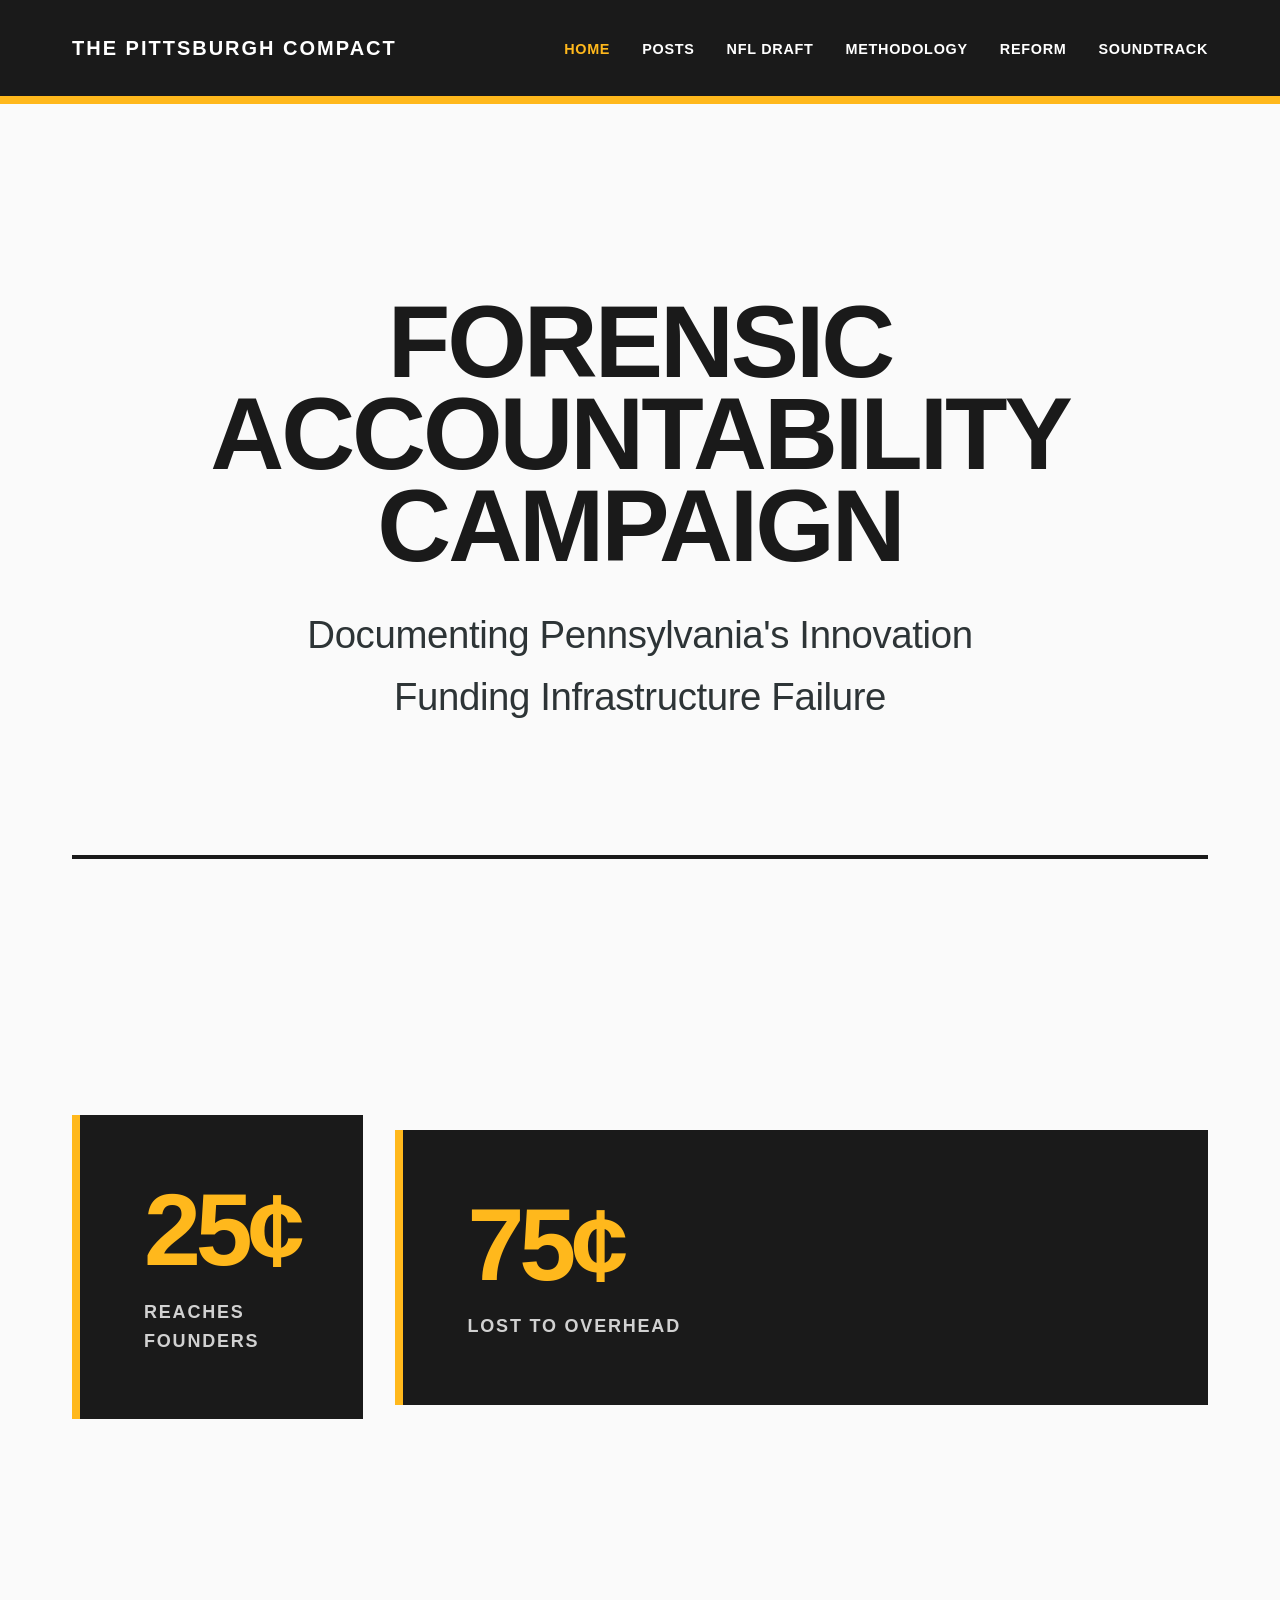
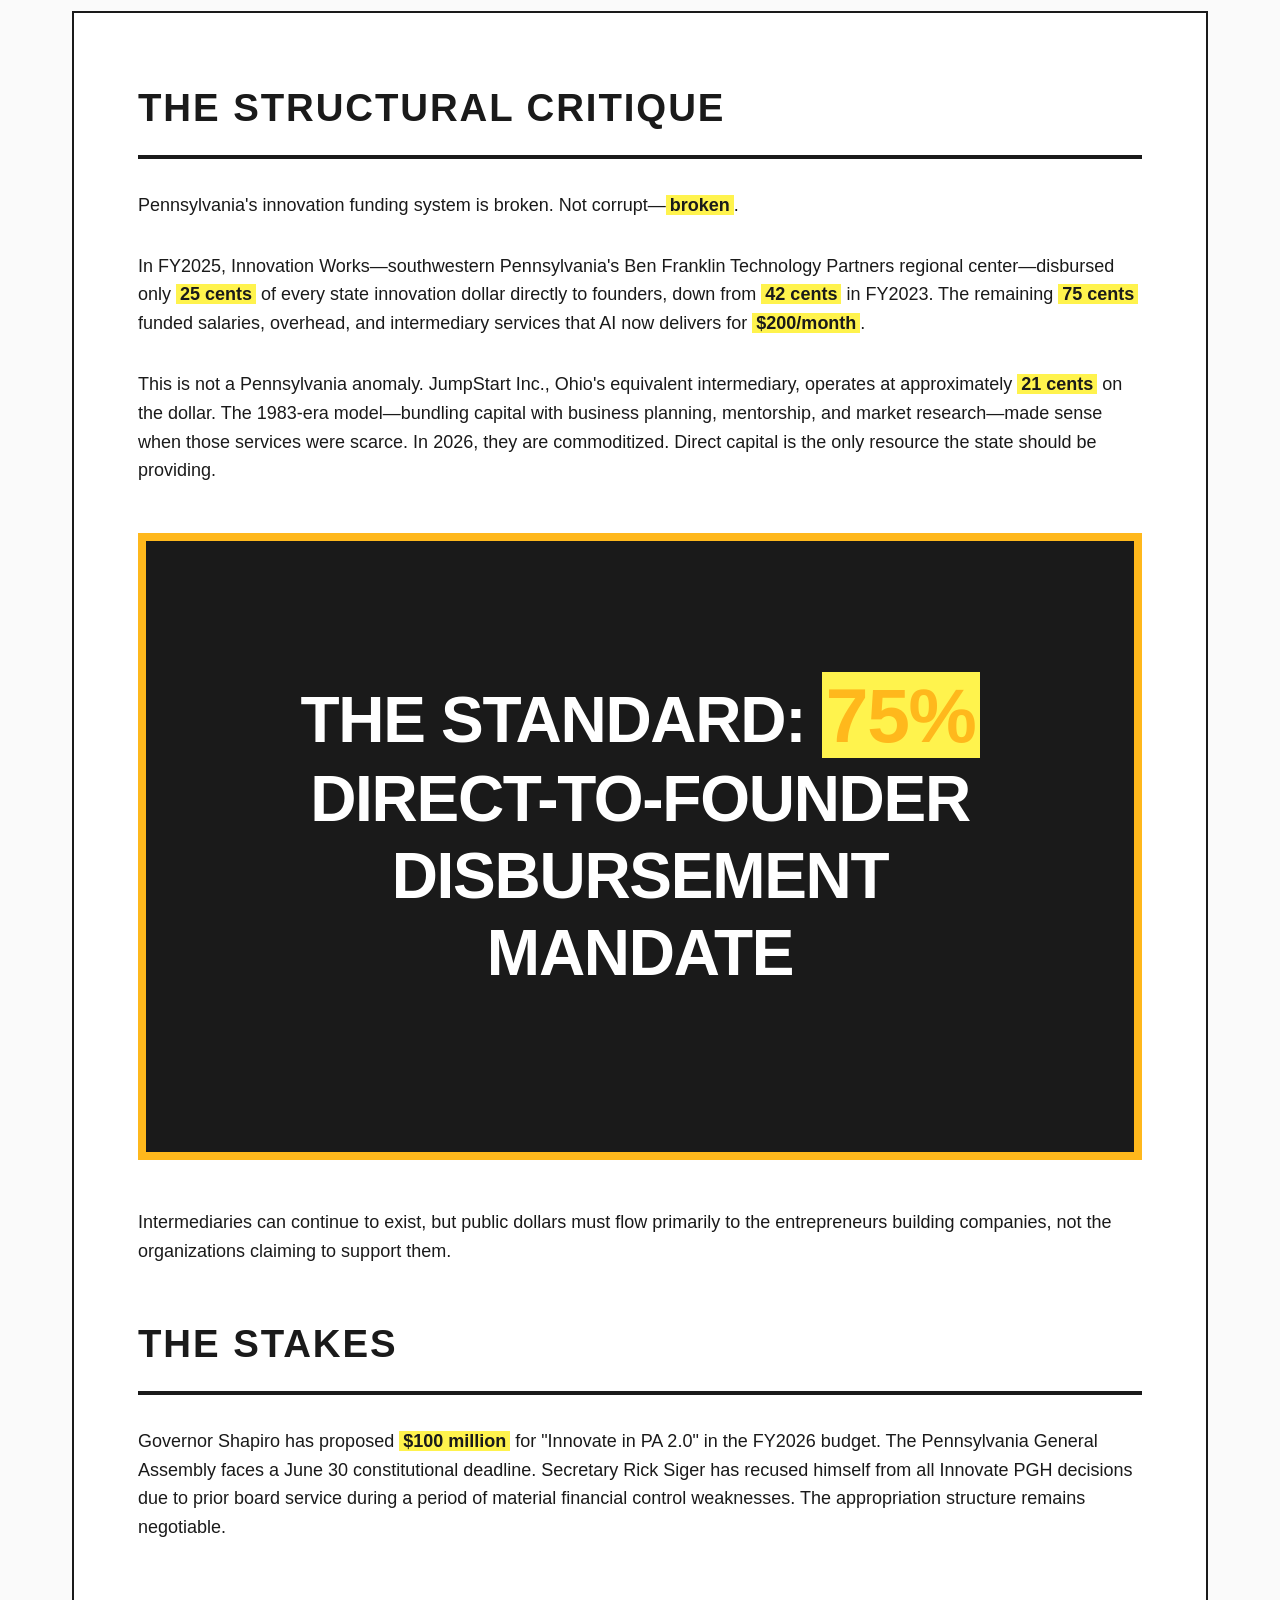
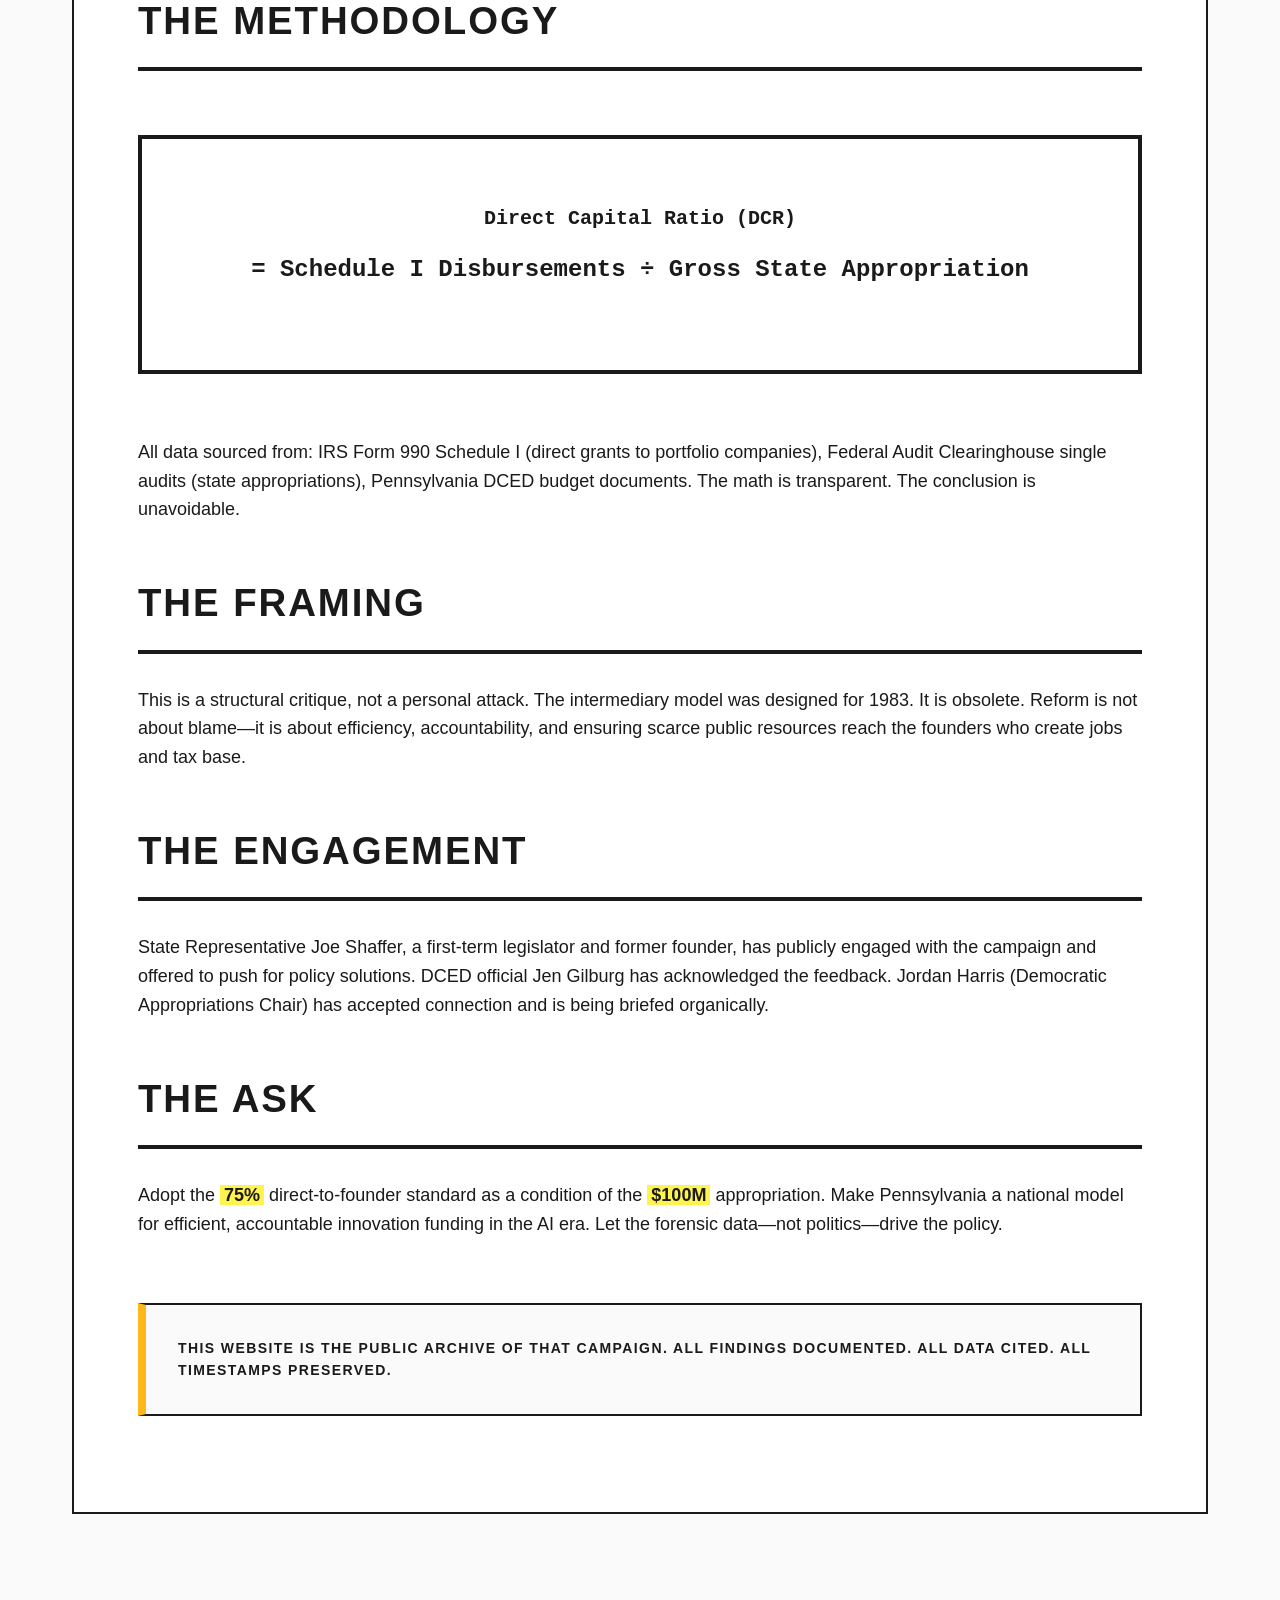
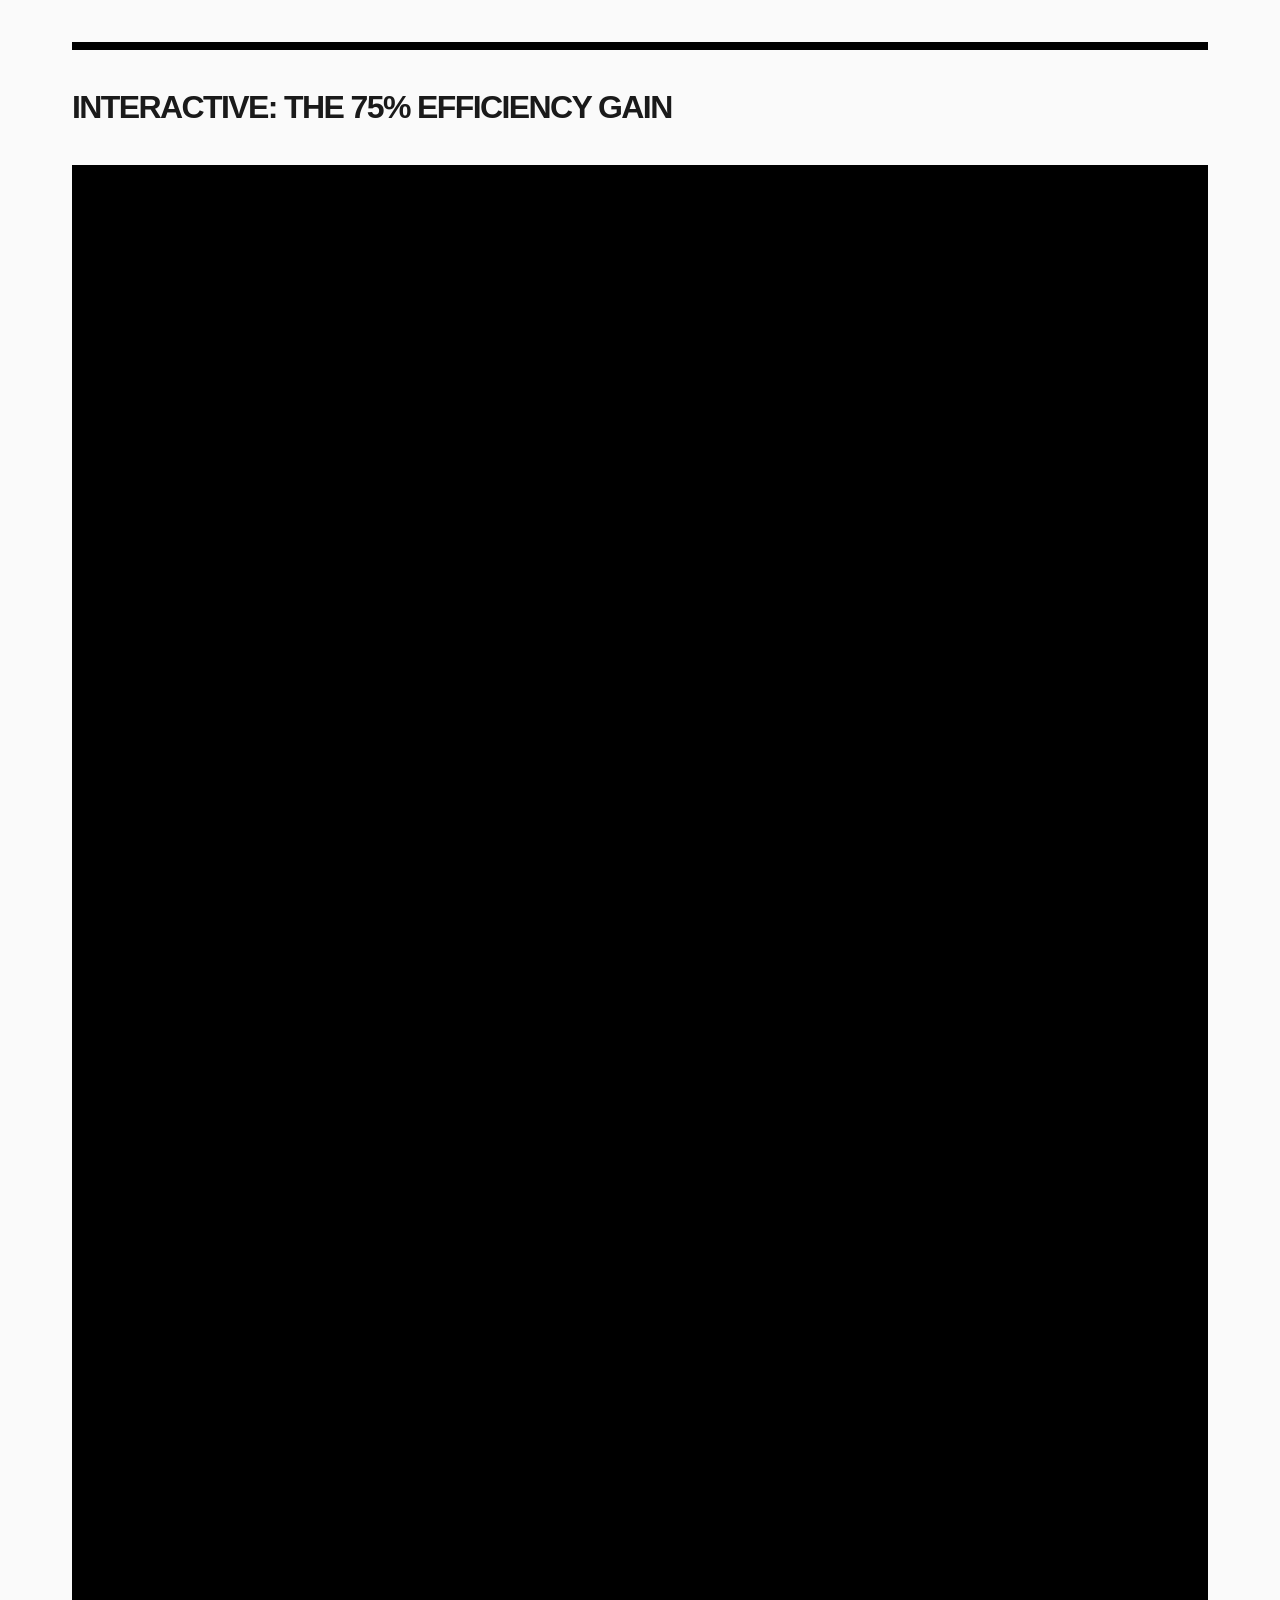
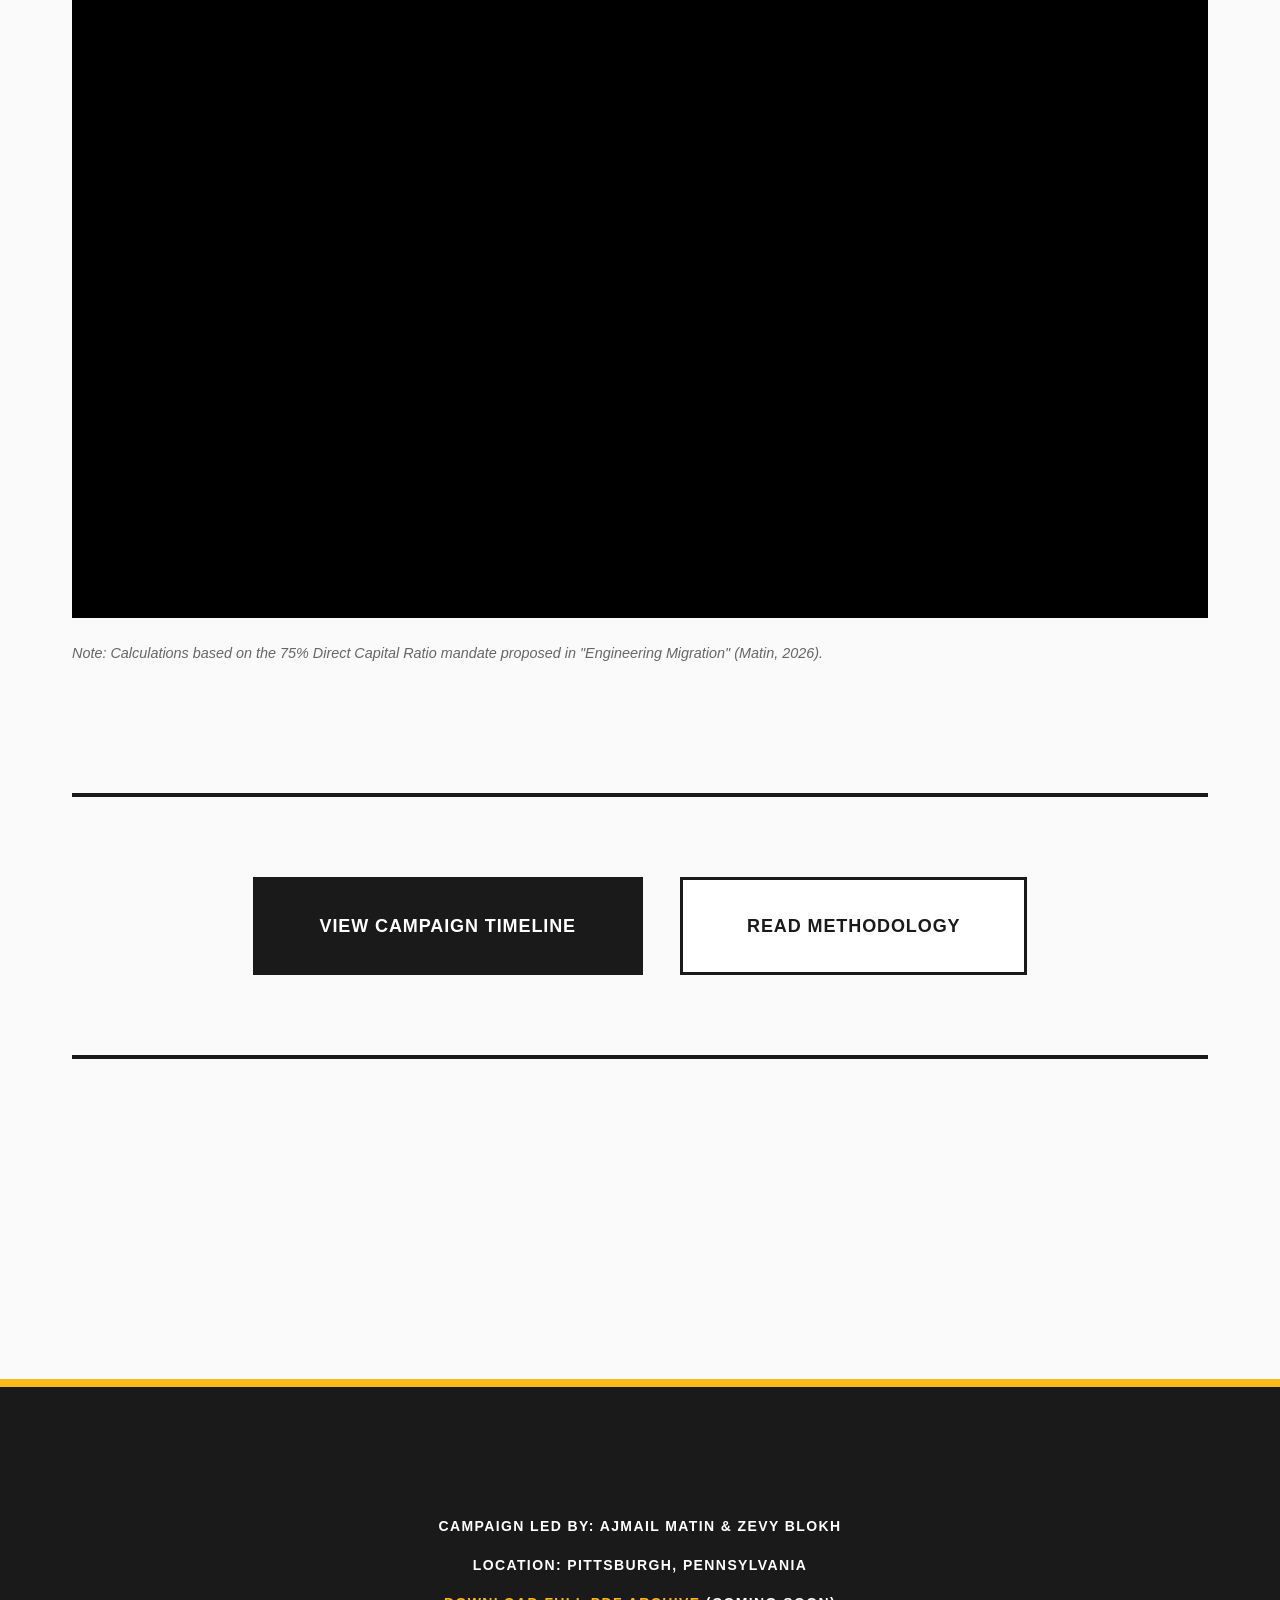
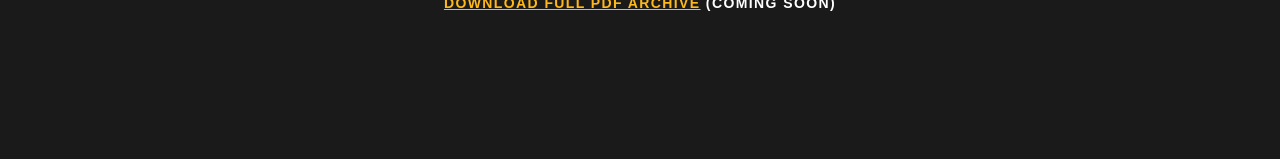
<file: index.html>
<!DOCTYPE html>
<html lang="en">
<head>
    <meta charset="UTF-8">
    <meta name="viewport" content="width=device-width, initial-scale=1.0">
    <title>The Pittsburgh Compact | Forensic Accountability Campaign</title>
    <link rel="stylesheet" href="style.css">
</head>
<body>
    <script src="nav.js"></script>

    <main>
        <section class="hero">
            <h2>Forensic Accountability<br>Campaign</h2>
            <p class="subtitle">Documenting Pennsylvania's Innovation<br>Funding Infrastructure Failure</p>
        </section>

        <!-- THE GAP: MAKE IT SPATIAL -->
        <section style="display: grid; grid-template-columns: 1fr 3fr; gap: 2rem; margin: 4rem 0; align-items: center;">
            <div class="data-callout">
                <div class="data-callout-number">25¢</div>
                <div class="data-callout-label">Reaches Founders</div>
            </div>
            <div class="data-callout">
                <div class="data-callout-number">75¢</div>
                <div class="data-callout-label">Lost to Overhead</div>
            </div>
        </section>

        <section class="executive-summary">
            <h3>The Structural Critique</h3>
            
            <p>Pennsylvania's innovation funding system is broken. Not corrupt—<strong>broken</strong>.</p>

            <p>In FY2025, Innovation Works—southwestern Pennsylvania's Ben Franklin Technology Partners regional center—disbursed only <strong>25 cents</strong> of every state innovation dollar directly to founders, down from <strong>42 cents</strong> in FY2023. The remaining <strong>75 cents</strong> funded salaries, overhead, and intermediary services that AI now delivers for <strong>$200/month</strong>.</p>

            <p>This is not a Pennsylvania anomaly. JumpStart Inc., Ohio's equivalent intermediary, operates at approximately <strong>21 cents</strong> on the dollar. The 1983-era model—bundling capital with business planning, mentorship, and market research—made sense when those services were scarce. In 2026, they are commoditized. Direct capital is the only resource the state should be providing.</p>

            <div class="compact-box" style="margin: 3rem 0;">
                <p class="compact-statement">The Standard: <strong>75%</strong> Direct-to-Founder<br>Disbursement Mandate</p>
            </div>

            <p>Intermediaries can continue to exist, but public dollars must flow primarily to the entrepreneurs building companies, not the organizations claiming to support them.</p>

            <h3 style="margin-top: 3rem;">The Stakes</h3>
            
            <p>Governor Shapiro has proposed <strong>$100 million</strong> for "Innovate in PA 2.0" in the FY2026 budget. The Pennsylvania General Assembly faces a June 30 constitutional deadline. Secretary Rick Siger has recused himself from all Innovate PGH decisions due to prior board service during a period of material financial control weaknesses. The appropriation structure remains negotiable.</p>

            <h3 style="margin-top: 3rem;">The Methodology</h3>
            
            <div class="formula">
                <p>Direct Capital Ratio (DCR)</p>
                <p style="font-size: 1.5rem; margin: 1rem 0;">= Schedule I Disbursements ÷ Gross State Appropriation</p>
            </div>

            <p>All data sourced from: IRS Form 990 Schedule I (direct grants to portfolio companies), Federal Audit Clearinghouse single audits (state appropriations), Pennsylvania DCED budget documents. The math is transparent. The conclusion is unavoidable.</p>

            <h3 style="margin-top: 3rem;">The Framing</h3>
            
            <p>This is a structural critique, not a personal attack. The intermediary model was designed for 1983. It is obsolete. Reform is not about blame—it is about efficiency, accountability, and ensuring scarce public resources reach the founders who create jobs and tax base.</p>

            <h3 style="margin-top: 3rem;">The Engagement</h3>
            
            <p>State Representative Joe Shaffer, a first-term legislator and former founder, has publicly engaged with the campaign and offered to push for policy solutions. DCED official Jen Gilburg has acknowledged the feedback. Jordan Harris (Democratic Appropriations Chair) has accepted connection and is being briefed organically.</p>

            <h3 style="margin-top: 3rem;">The Ask</h3>
            
            <p>Adopt the <strong>75%</strong> direct-to-founder standard as a condition of the <strong>$100M</strong> appropriation. Make Pennsylvania a national model for efficient, accountable innovation funding in the AI era. Let the forensic data—not politics—drive the policy.</p>

            <p class="archive-note">This website is the public archive of that campaign. All findings documented. All data cited. All timestamps preserved.</p>
        </section>

        <!-- INTERACTIVE EMBED -->
        <section style="margin: 4rem 0; border-top: 8px solid black; padding-top: 2rem;">
            <h2 style="font-size: 2rem; font-weight: 900; text-transform: uppercase; margin-bottom: 2rem; letter-spacing: -0.05em;">
                Interactive: The 75% Efficiency Gain
            </h2>

            <div style="position: relative; width: 100%; padding-top: 180%; overflow: hidden; border: 4px solid black; background: black;">
                <iframe 
                    src="https://syt43c-5173.csb.app/" 
                    style="position: absolute; top: 0; left: 0; width: 100%; height: 100%; border: none;"
                    title="DCR Efficiency Calculator"
                    loading="lazy"
                ></iframe>
            </div>
            
            <p style="margin-top: 1.5rem; font-style: italic; font-size: 0.9rem; color: #666;">
                Note: Calculations based on the 75% Direct Capital Ratio mandate proposed in "Engineering Migration" (Matin, 2026).
            </p>
        </section>

        <section class="cta">
            <a href="posts.html" class="btn">View Campaign Timeline</a>
            <a href="methodology.html" class="btn btn-secondary">Read Methodology</a>
        </section>
    </main>

    <footer>
        <p>Campaign Led By: Ajmail Matin & Zevy Blokh</p>
        <p>Location: Pittsburgh, Pennsylvania</p>
        <p><a href="#">Download Full PDF Archive</a> (coming soon)</p>
    </footer>
</body>
</html>
</file>
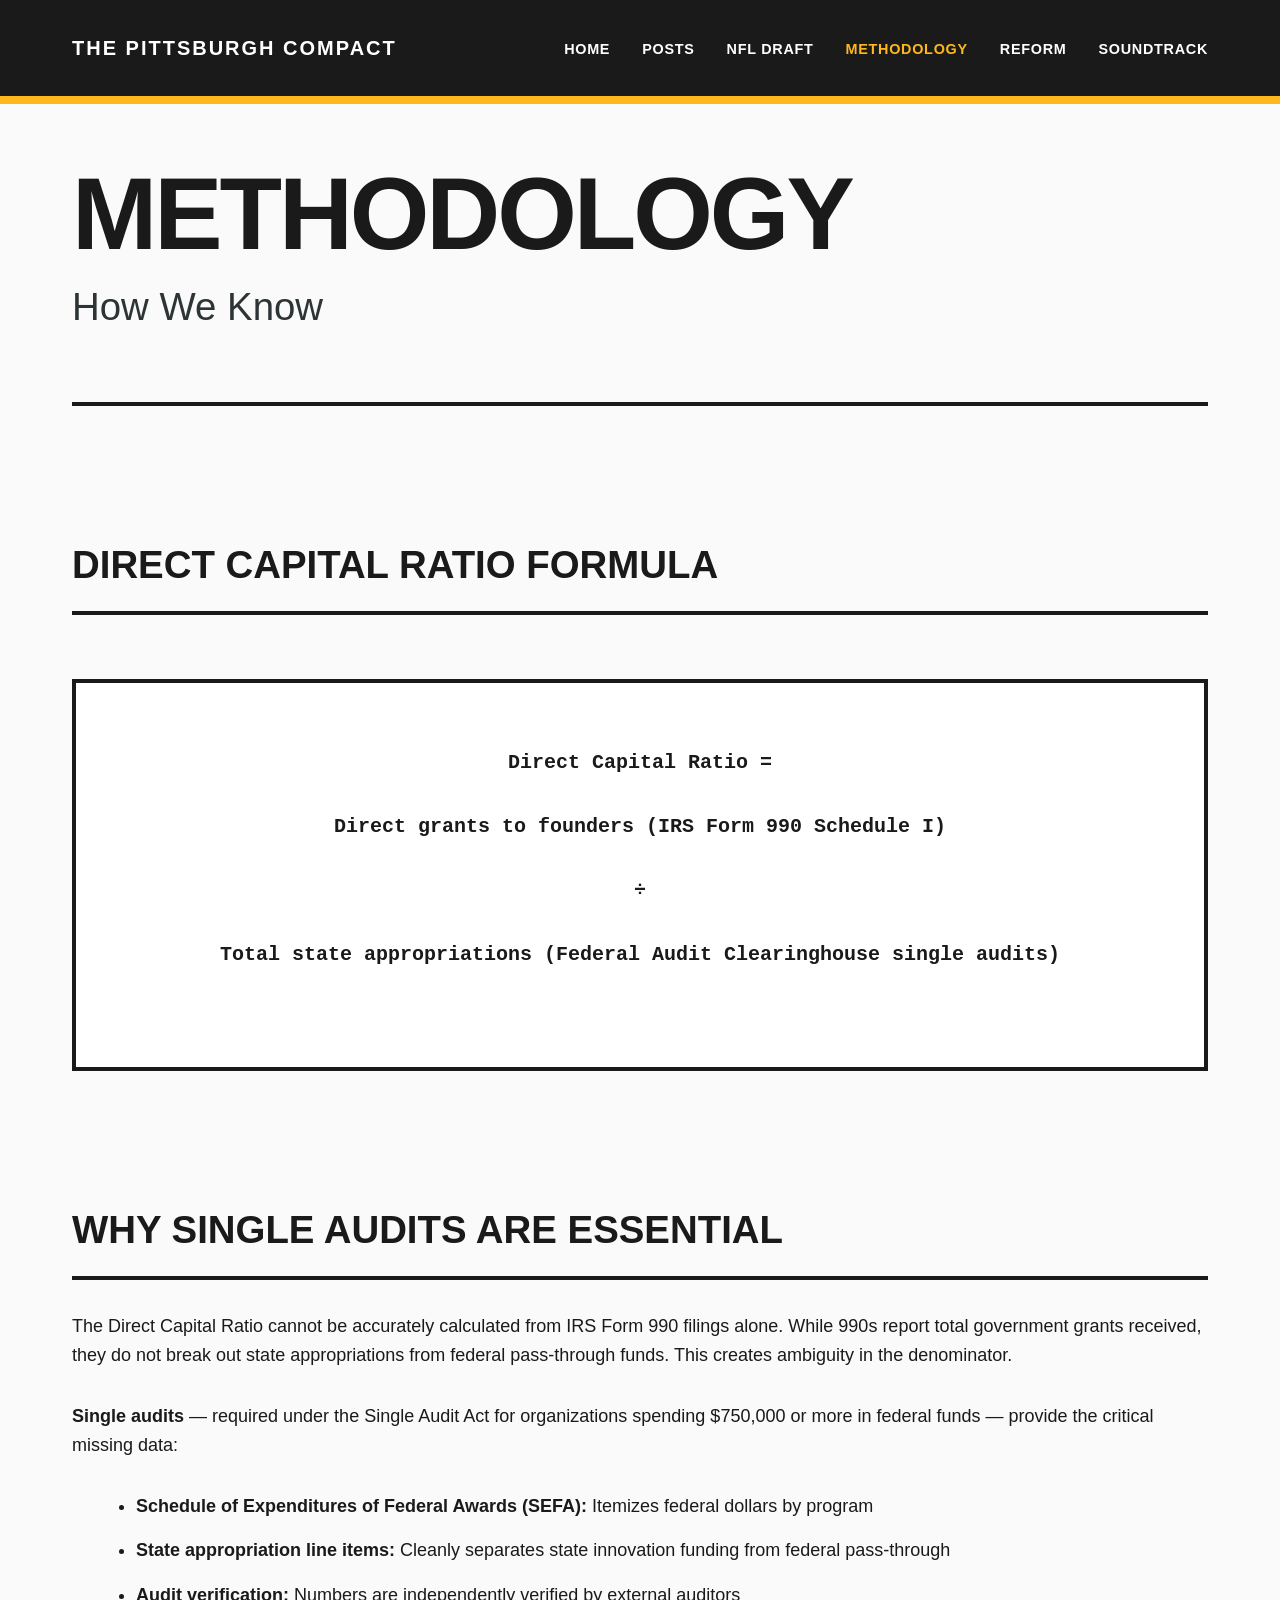
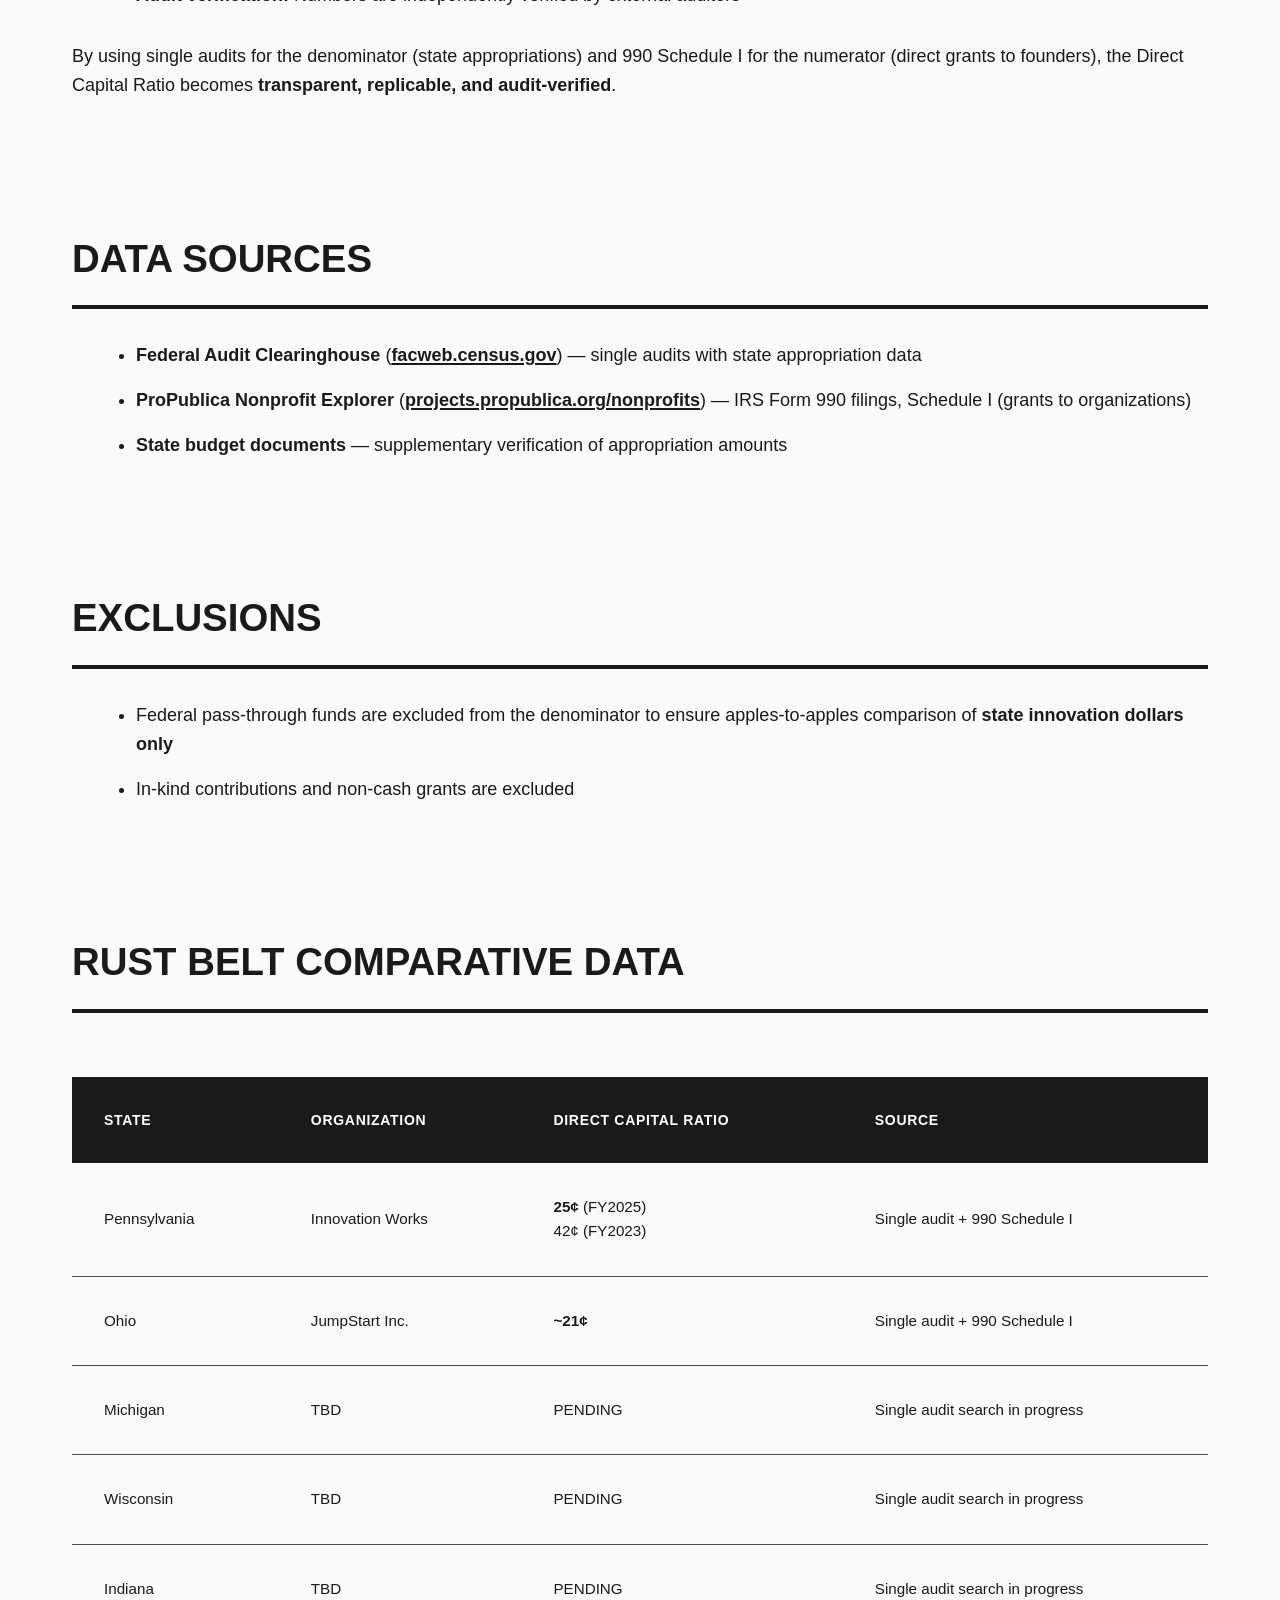
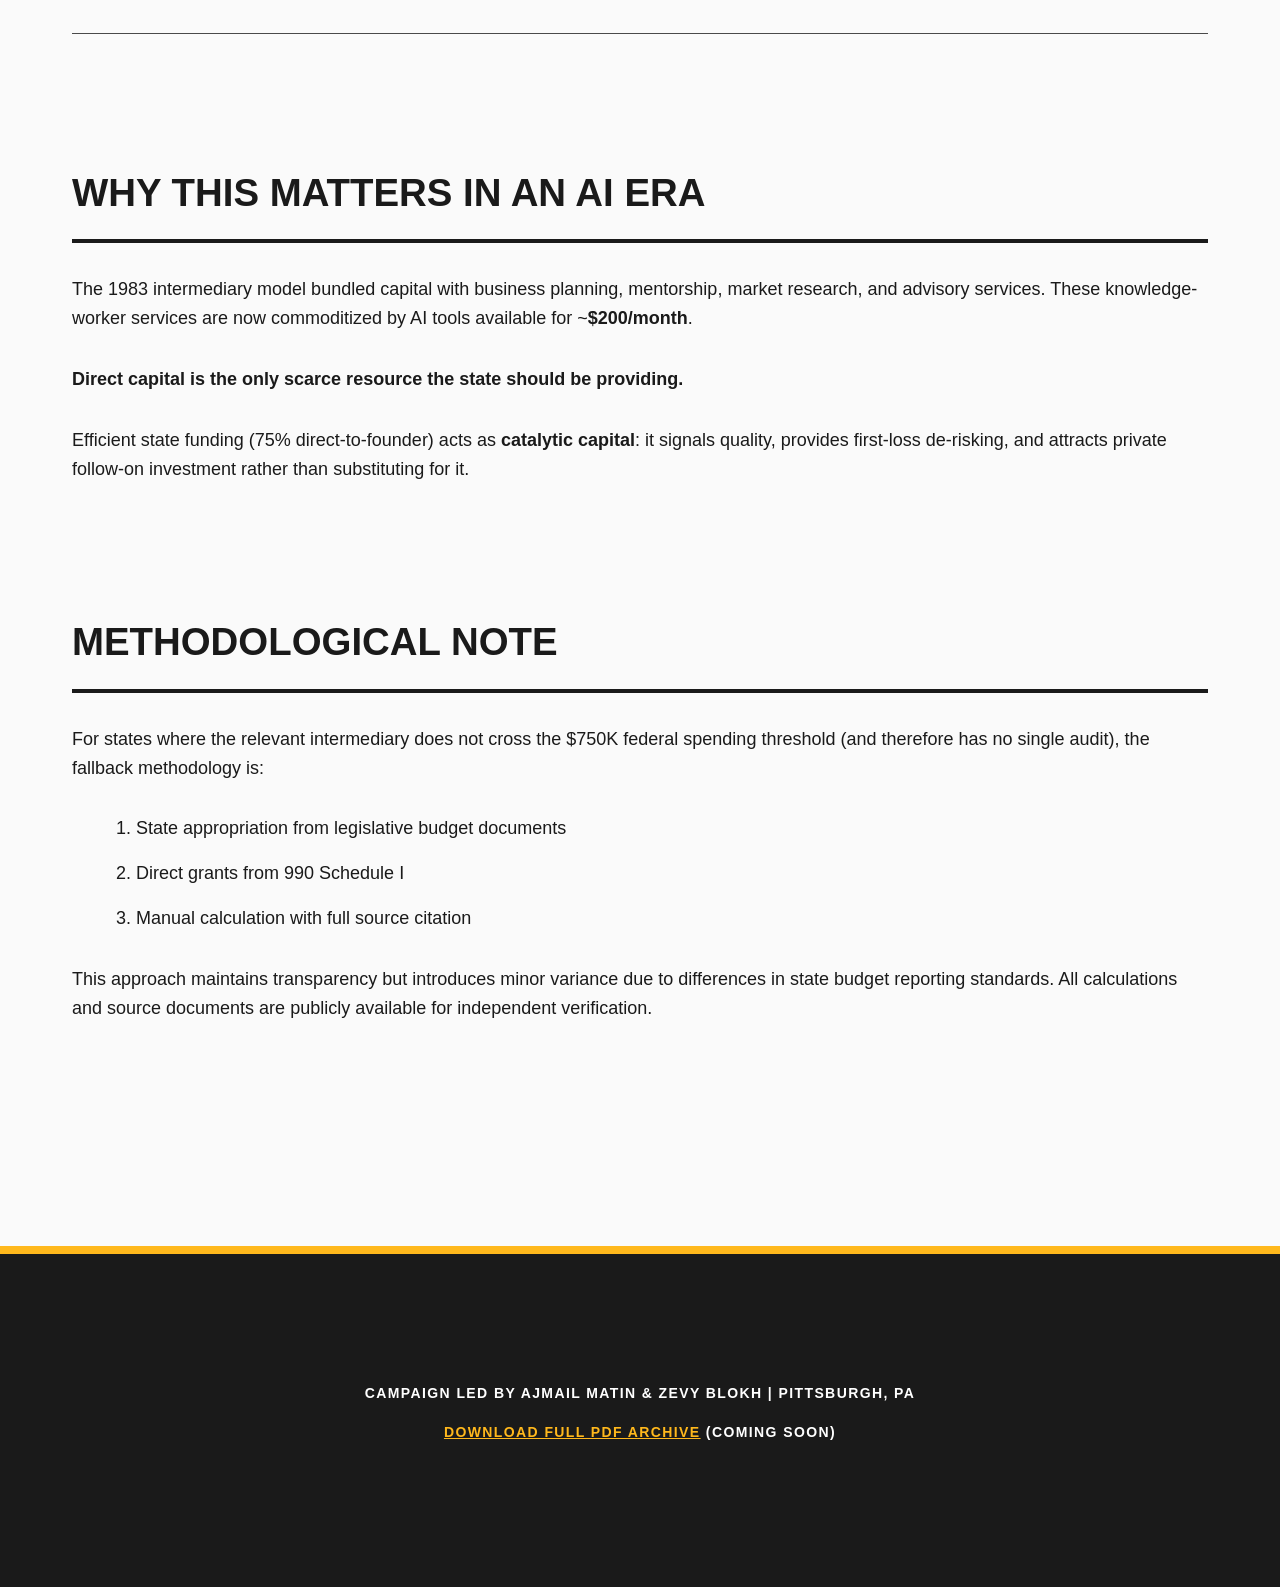
<file: methodology.html>
<!DOCTYPE html>
<html lang="en">
<head>
    <meta charset="UTF-8">
    <meta name="viewport" content="width=device-width, initial-scale=1.0">
    <title>Methodology | The Pittsburgh Compact</title>
    <link rel="stylesheet" href="style.css">
</head>
<body>
    <script src="nav.js"></script>

    <main>
        <section class="page-header">
            <h2>Methodology</h2>
            <p>How We Know</p>
        </section>

        <section class="content">
            <h3>Direct Capital Ratio Formula</h3>
            <div class="formula">
                <p><strong>Direct Capital Ratio =</strong></p>
                <p>Direct grants to founders (IRS Form 990 Schedule I)</p>
                <p>÷</p>
                <p>Total state appropriations (Federal Audit Clearinghouse single audits)</p>
            </div>

            <h3>Why Single Audits Are Essential</h3>
            <p>The Direct Capital Ratio cannot be accurately calculated from IRS Form 990 filings alone. While 990s report total government grants received, they do not break out state appropriations from federal pass-through funds. This creates ambiguity in the denominator.</p>

            <p><strong>Single audits</strong> — required under the Single Audit Act for organizations spending $750,000 or more in federal funds — provide the critical missing data:</p>

            <ul>
                <li><strong>Schedule of Expenditures of Federal Awards (SEFA):</strong> Itemizes federal dollars by program</li>
                <li><strong>State appropriation line items:</strong> Cleanly separates state innovation funding from federal pass-through</li>
                <li><strong>Audit verification:</strong> Numbers are independently verified by external auditors</li>
            </ul>

            <p>By using single audits for the denominator (state appropriations) and 990 Schedule I for the numerator (direct grants to founders), the Direct Capital Ratio becomes <strong>transparent, replicable, and audit-verified</strong>.</p>

            <h3>Data Sources</h3>
            <ul>
                <li><strong>Federal Audit Clearinghouse</strong> (<a href="https://facweb.census.gov/" target="_blank">facweb.census.gov</a>) — single audits with state appropriation data</li>
                <li><strong>ProPublica Nonprofit Explorer</strong> (<a href="https://projects.propublica.org/nonprofits/" target="_blank">projects.propublica.org/nonprofits</a>) — IRS Form 990 filings, Schedule I (grants to organizations)</li>
                <li><strong>State budget documents</strong> — supplementary verification of appropriation amounts</li>
            </ul>

            <h3>Exclusions</h3>
            <ul>
                <li>Federal pass-through funds are excluded from the denominator to ensure apples-to-apples comparison of <strong>state innovation dollars only</strong></li>
                <li>In-kind contributions and non-cash grants are excluded</li>
            </ul>

            <h3>Rust Belt Comparative Data</h3>
            <div class="data-table">
                <table>
                    <thead>
                        <tr>
                            <th>State</th>
                            <th>Organization</th>
                            <th>Direct Capital Ratio</th>
                            <th>Source</th>
                        </tr>
                    </thead>
                    <tbody>
                        <tr>
                            <td>Pennsylvania</td>
                            <td>Innovation Works</td>
                            <td><strong>25¢</strong> (FY2025)<br>42¢ (FY2023)</td>
                            <td>Single audit + 990 Schedule I</td>
                        </tr>
                        <tr>
                            <td>Ohio</td>
                            <td>JumpStart Inc.</td>
                            <td><strong>~21¢</strong></td>
                            <td>Single audit + 990 Schedule I</td>
                        </tr>
                        <tr>
                            <td>Michigan</td>
                            <td>TBD</td>
                            <td>PENDING</td>
                            <td>Single audit search in progress</td>
                        </tr>
                        <tr>
                            <td>Wisconsin</td>
                            <td>TBD</td>
                            <td>PENDING</td>
                            <td>Single audit search in progress</td>
                        </tr>
                        <tr>
                            <td>Indiana</td>
                            <td>TBD</td>
                            <td>PENDING</td>
                            <td>Single audit search in progress</td>
                        </tr>
                    </tbody>
                </table>
            </div>

            <h3>Why This Matters in an AI Era</h3>
            <p>The 1983 intermediary model bundled capital with business planning, mentorship, market research, and advisory services. These knowledge-worker services are now commoditized by AI tools available for ~<strong>$200/month</strong>.</p>

            <p><strong>Direct capital is the only scarce resource the state should be providing.</strong></p>

            <p>Efficient state funding (75% direct-to-founder) acts as <strong>catalytic capital</strong>: it signals quality, provides first-loss de-risking, and attracts private follow-on investment rather than substituting for it.</p>

            <h3>Methodological Note</h3>
            <p>For states where the relevant intermediary does not cross the $750K federal spending threshold (and therefore has no single audit), the fallback methodology is:</p>
            <ol>
                <li>State appropriation from legislative budget documents</li>
                <li>Direct grants from 990 Schedule I</li>
                <li>Manual calculation with full source citation</li>
            </ol>

            <p>This approach maintains transparency but introduces minor variance due to differences in state budget reporting standards. All calculations and source documents are publicly available for independent verification.</p>
        </section>
    </main>

    <footer>
        <p>Campaign led by Ajmail Matin & Zevy Blokh | Pittsburgh, PA</p>
        <p><a href="#">Download Full PDF Archive</a> (coming soon)</p>
    </footer>
</body>
</html>
</file>
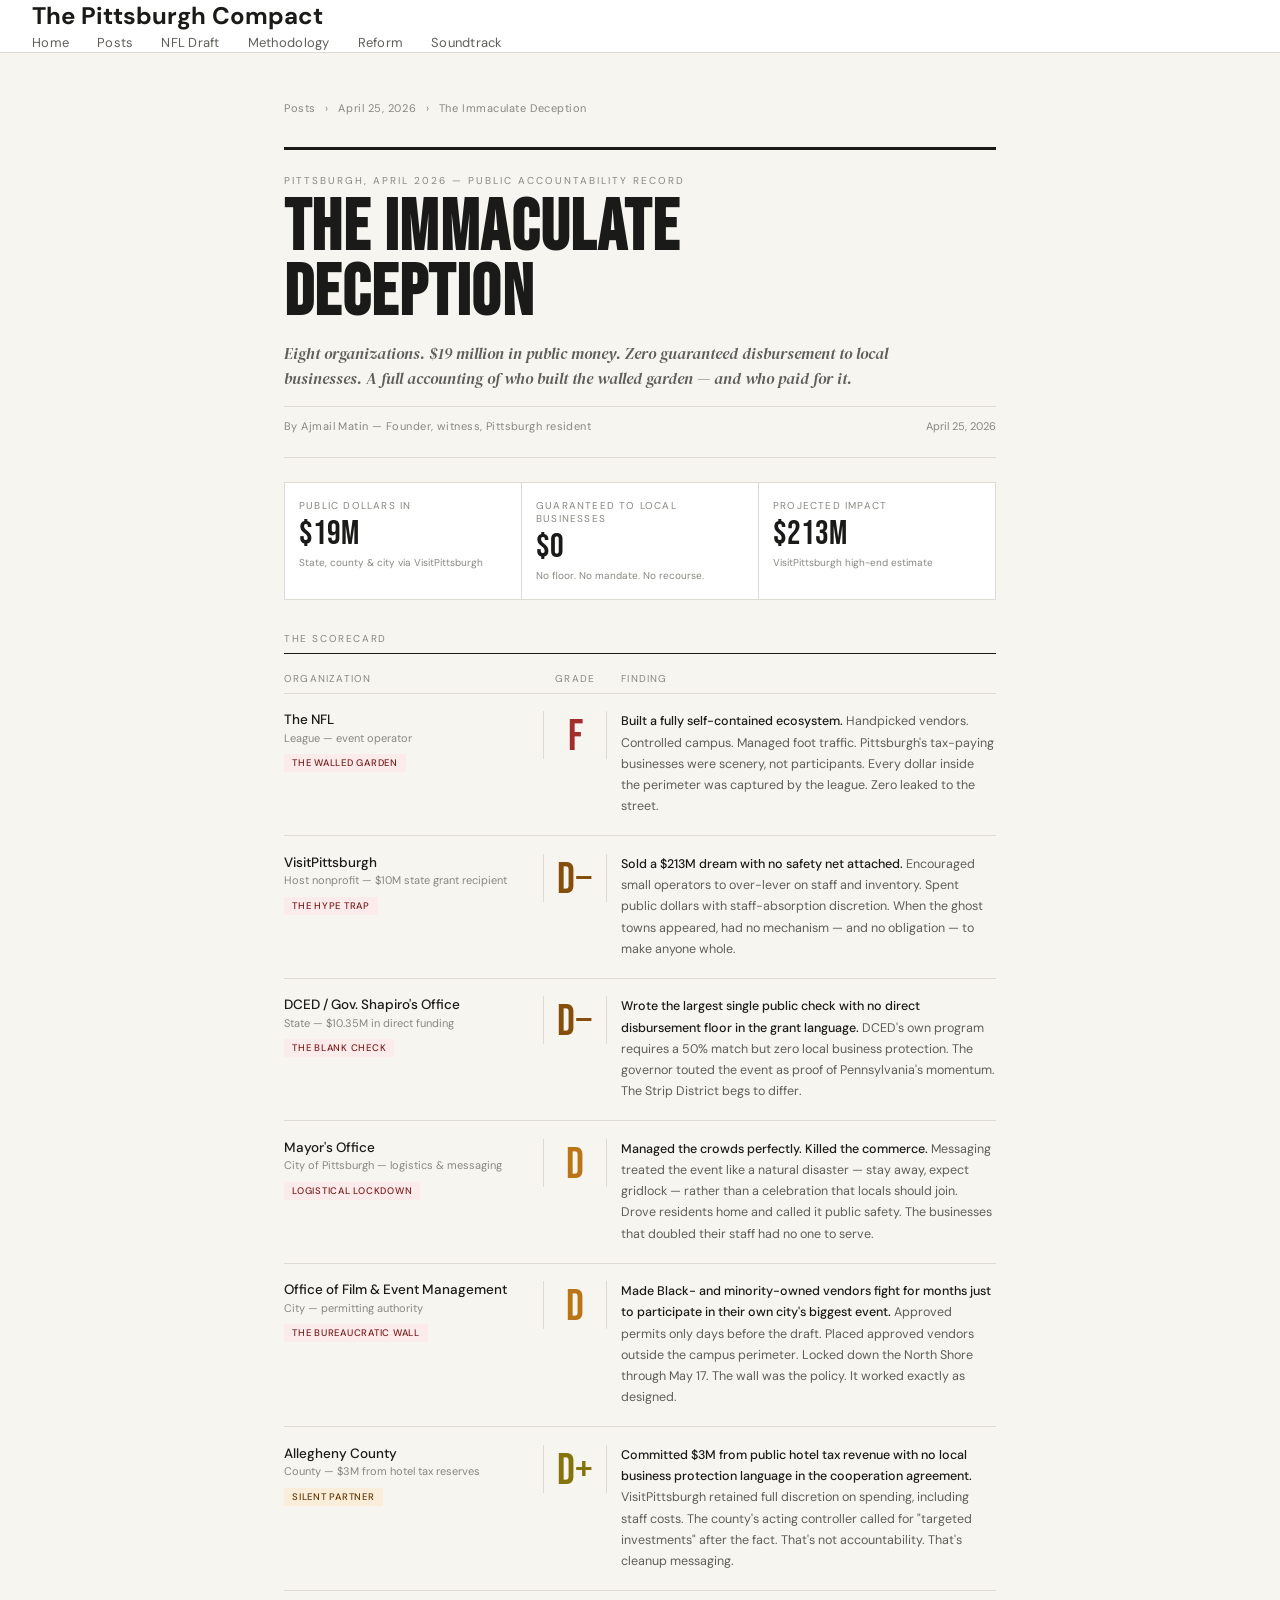
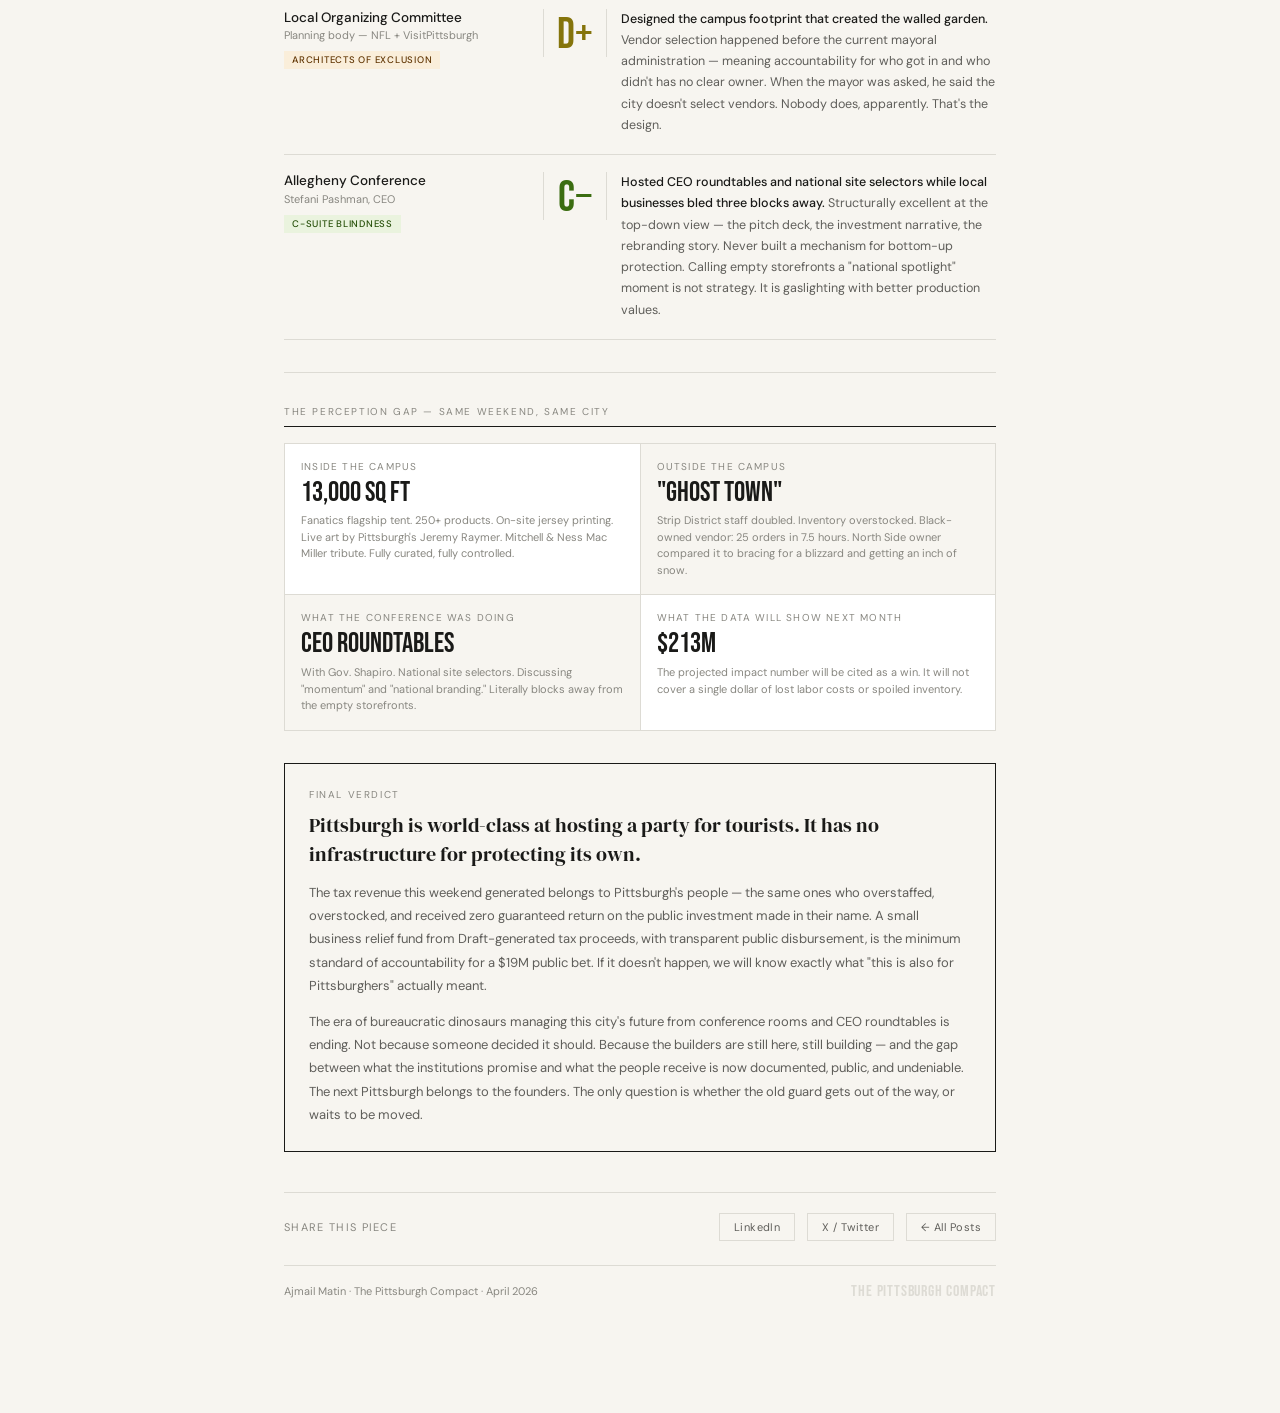
<file: nfl-draft-scorecard.html>
<!DOCTYPE html>
<html lang="en">
<head>
<meta charset="UTF-8">
<meta name="viewport" content="width=device-width, initial-scale=1.0">
<title>The Immaculate Deception — 2026 NFL Draft Scorecard | The Pittsburgh Compact</title>
<meta name="description" content="Eight organizations. $19 million in public money. Zero guaranteed disbursement to local businesses. A full accountability scorecard for the 2026 Pittsburgh NFL Draft.">
<meta property="og:title" content="The Immaculate Deception — 2026 NFL Draft Scorecard">
<meta property="og:description" content="Eight organizations. $19M in public money. $0 guaranteed to local businesses. By Ajmail Matin, The Pittsburgh Compact.">
<meta property="og:type" content="article">
<link rel="preconnect" href="https://fonts.googleapis.com">
<link href="https://fonts.googleapis.com/css2?family=Bebas+Neue&family=DM+Serif+Display:ital@0;1&family=DM+Sans:wght@400;500&display=swap" rel="stylesheet">
<style>
  *, *::before, *::after { box-sizing: border-box; margin: 0; padding: 0; }

  :root {
    --black: #1a1a18;
    --gray-dark: #5F5E5A;
    --gray-mid: #888780;
    --gray-light: #dddbd4;
    --gray-bg: #F7F5F0;
    --white: #ffffff;
  }

  body {
    background: var(--gray-bg);
    font-family: 'DM Sans', sans-serif;
    color: var(--black);
    min-height: 100vh;
  }

  /* Nav — matches Pittsburgh Compact style */
  nav {
    border-bottom: 1px solid var(--gray-light);
    background: var(--white);
    padding: 0 2rem;
  }
  .nav-inner {
    max-width: 860px;
    margin: 0 auto;
    display: flex;
    align-items: center;
    justify-content: space-between;
    height: 56px;
  }
  .nav-brand {
    font-family: 'Bebas Neue', sans-serif;
    font-size: 20px;
    letter-spacing: 0.05em;
    color: var(--black);
    text-decoration: none;
  }
  .nav-links { display: flex; gap: 1.75rem; list-style: none; }
  .nav-links a {
    font-size: 13px;
    color: var(--gray-dark);
    text-decoration: none;
    letter-spacing: 0.02em;
  }
  .nav-links a:hover { color: var(--black); }

  /* Page wrapper */
  .wrapper {
    max-width: 760px;
    margin: 3rem auto;
    padding: 0 1.5rem 4rem;
  }

  /* Breadcrumb */
  .breadcrumb {
    font-size: 11px;
    color: var(--gray-mid);
    letter-spacing: 0.05em;
    margin-bottom: 2rem;
  }
  .breadcrumb a { color: var(--gray-mid); text-decoration: none; }
  .breadcrumb a:hover { color: var(--black); }
  .breadcrumb span { margin: 0 6px; }

  /* Masthead */
  .masthead {
    border-top: 3px solid var(--black);
    border-bottom: 1px solid var(--gray-light);
    padding: 1.5rem 0;
    margin-bottom: 0;
  }
  .kicker {
    font-size: 10px;
    letter-spacing: 0.2em;
    text-transform: uppercase;
    color: var(--gray-mid);
    margin-bottom: 10px;
  }
  .headline {
    font-family: 'Bebas Neue', sans-serif;
    font-size: 72px;
    line-height: 0.9;
    color: var(--black);
    margin-bottom: 14px;
    letter-spacing: 0.02em;
  }
  .deck {
    font-family: 'DM Serif Display', serif;
    font-style: italic;
    font-size: 16px;
    color: var(--gray-dark);
    line-height: 1.6;
    margin-bottom: 14px;
    max-width: 620px;
  }
  .byline-bar {
    display: flex;
    justify-content: space-between;
    align-items: center;
    padding-top: 12px;
    border-top: 0.5px solid var(--gray-light);
  }
  .byline { font-size: 11px; color: var(--gray-mid); letter-spacing: 0.04em; }
  .datestamp { font-size: 11px; color: var(--gray-mid); }

  /* Summary stats */
  .summary {
    display: grid;
    grid-template-columns: 1fr 1fr 1fr;
    gap: 1px;
    background: var(--gray-light);
    border: 1px solid var(--gray-light);
    margin: 1.5rem 0;
  }
  .stat { background: var(--white); padding: 16px 14px; }
  .stat-label { font-size: 10px; letter-spacing: 0.12em; text-transform: uppercase; color: var(--gray-mid); margin-bottom: 5px; }
  .stat-val { font-family: 'Bebas Neue', sans-serif; font-size: 34px; color: var(--black); line-height: 1; }
  .stat-sub { font-size: 10px; color: var(--gray-mid); margin-top: 4px; line-height: 1.5; }

  /* Section label */
  .section-label {
    font-size: 10px;
    letter-spacing: 0.16em;
    text-transform: uppercase;
    color: var(--gray-mid);
    padding-bottom: 8px;
    border-bottom: 1px solid var(--black);
    margin: 2rem 0 0;
  }

  /* Column headers */
  .col-headers {
    display: grid;
    grid-template-columns: 1.6fr 64px 2.4fr;
    margin-top: 10px;
  }
  .col-h {
    font-size: 10px;
    letter-spacing: 0.12em;
    text-transform: uppercase;
    color: var(--gray-mid);
    padding: 8px 0;
    border-bottom: 0.5px solid var(--gray-light);
  }
  .col-h-mid { text-align: center; }
  .col-h-right { padding-left: 14px; }

  /* Org cards */
  .org-card {
    display: grid;
    grid-template-columns: 1.6fr 64px 2.4fr;
    border-bottom: 0.5px solid var(--gray-light);
    padding: 1.1rem 0;
    align-items: start;
  }
  .org-card:last-of-type { border-bottom: none; }

  .org-left { padding-right: 14px; }
  .org-name { font-weight: 500; font-size: 13.5px; color: var(--black); line-height: 1.3; margin-bottom: 2px; }
  .org-role { font-size: 11px; color: var(--gray-mid); line-height: 1.4; }
  .charge-badge {
    display: inline-block;
    margin-top: 8px;
    font-size: 9.5px;
    letter-spacing: 0.08em;
    text-transform: uppercase;
    padding: 3px 8px;
    font-weight: 500;
  }
  .charge-f { background: #FCEBEB; color: #791F1F; }
  .charge-d { background: #FAEEDA; color: #633806; }
  .charge-c { background: #EAF3DE; color: #27500A; }

  .grade-col {
    display: flex;
    align-items: flex-start;
    justify-content: center;
    padding-top: 4px;
    border-left: 0.5px solid var(--gray-light);
    border-right: 0.5px solid var(--gray-light);
  }
  .grade { font-family: 'Bebas Neue', sans-serif; font-size: 44px; line-height: 1; }
  .gf   { color: #A32D2D; }
  .gdm  { color: #854F0B; }
  .gd   { color: #BA7517; }
  .gdp  { color: #85740B; }
  .gcm  { color: #3B6D11; }

  .org-right { padding-left: 14px; }
  .org-verdict { font-size: 12.5px; color: var(--gray-dark); line-height: 1.7; }
  .org-verdict strong { color: var(--black); font-weight: 500; }

  /* Divider */
  .divider { height: 1px; background: var(--gray-light); margin: 2rem 0; }

  /* Gap grid */
  .gap-grid {
    display: grid;
    grid-template-columns: 1fr 1fr;
    gap: 1px;
    background: var(--gray-light);
    border: 1px solid var(--gray-light);
    margin: 1rem 0 2rem;
  }
  .gap-cell { background: var(--white); padding: 16px; }
  .gap-cell.shaded { background: var(--gray-bg); }
  .gap-label { font-size: 10px; letter-spacing: 0.12em; text-transform: uppercase; color: var(--gray-mid); margin-bottom: 5px; }
  .gap-val { font-family: 'Bebas Neue', sans-serif; font-size: 28px; color: var(--black); line-height: 1.1; }
  .gap-sub { font-size: 11px; color: var(--gray-mid); margin-top: 4px; line-height: 1.5; }

  /* Verdict box */
  .verdict-box {
    border: 1.5px solid var(--black);
    padding: 1.5rem;
    margin-top: 2rem;
  }
  .verdict-kicker { font-size: 10px; letter-spacing: 0.16em; text-transform: uppercase; color: var(--gray-mid); margin-bottom: 10px; }
  .verdict-pull { font-family: 'DM Serif Display', serif; font-size: 20px; color: var(--black); line-height: 1.45; margin-bottom: 12px; }
  .verdict-body { font-size: 13px; color: var(--gray-dark); line-height: 1.8; }
  .verdict-body p + p { margin-top: 0.75rem; }

  /* Share bar */
  .share-bar {
    margin-top: 2.5rem;
    padding-top: 1.25rem;
    border-top: 1px solid var(--gray-light);
    display: flex;
    justify-content: space-between;
    align-items: center;
    flex-wrap: wrap;
    gap: 1rem;
  }
  .share-label { font-size: 11px; letter-spacing: 0.12em; text-transform: uppercase; color: var(--gray-mid); }
  .share-links { display: flex; gap: 12px; }
  .share-link {
    font-size: 11px;
    color: var(--gray-dark);
    text-decoration: none;
    border: 0.5px solid var(--gray-light);
    padding: 6px 14px;
    letter-spacing: 0.04em;
  }
  .share-link:hover { border-color: var(--black); color: var(--black); }

  /* Footer */
  .page-footer {
    margin-top: 1.5rem;
    padding-top: 1rem;
    border-top: 0.5px solid var(--gray-light);
    display: flex;
    justify-content: space-between;
    align-items: center;
    flex-wrap: wrap;
    gap: 8px;
  }
  .footer-left { font-size: 11px; color: var(--gray-mid); }
  .footer-right { font-family: 'Bebas Neue', sans-serif; font-size: 16px; color: var(--gray-light); letter-spacing: 0.05em; }

  /* Responsive */
  @media (max-width: 580px) {
    .headline { font-size: 52px; }
    .summary { grid-template-columns: 1fr 1fr; }
    .col-headers { display: none; }
    .org-card { grid-template-columns: 1fr 52px; grid-template-rows: auto auto; }
    .org-right { grid-column: 1 / -1; padding-left: 0; padding-top: 6px; }
    .gap-grid { grid-template-columns: 1fr; }
    .nav-links { display: none; }
  }
</style>
</head>
<body>
  <script src="nav.js"></script>

<div class="wrapper">

  <div class="breadcrumb">
    <a href="https://ajmail.github.io/pittsburgh-compact/posts.html">Posts</a>
    <span>›</span>
    April 25, 2026
    <span>›</span>
    The Immaculate Deception
  </div>

  <div class="masthead">
    <p class="kicker">Pittsburgh, April 2026 — Public Accountability Record</p>
    <h1 class="headline">The Immaculate<br>Deception</h1>
    <p class="deck">Eight organizations. $19 million in public money. Zero guaranteed disbursement to local businesses. A full accounting of who built the walled garden — and who paid for it.</p>
    <div class="byline-bar">
      <span class="byline">By Ajmail Matin — Founder, witness, Pittsburgh resident</span>
      <span class="datestamp">April 25, 2026</span>
    </div>
  </div>

  <div class="summary">
    <div class="stat">
      <div class="stat-label">Public dollars in</div>
      <div class="stat-val">$19M</div>
      <div class="stat-sub">State, county &amp; city via VisitPittsburgh</div>
    </div>
    <div class="stat">
      <div class="stat-label">Guaranteed to local businesses</div>
      <div class="stat-val">$0</div>
      <div class="stat-sub">No floor. No mandate. No recourse.</div>
    </div>
    <div class="stat">
      <div class="stat-label">Projected impact</div>
      <div class="stat-val">$213M</div>
      <div class="stat-sub">VisitPittsburgh high-end estimate</div>
    </div>
  </div>

  <p class="section-label">The scorecard</p>

  <div class="col-headers">
    <div class="col-h">Organization</div>
    <div class="col-h col-h-mid">Grade</div>
    <div class="col-h col-h-right">Finding</div>
  </div>

  <div class="org-card">
    <div class="org-left">
      <div class="org-name">The NFL</div>
      <div class="org-role">League — event operator</div>
      <span class="charge-badge charge-f">The walled garden</span>
    </div>
    <div class="grade-col"><span class="grade gf">F</span></div>
    <div class="org-right">
      <div class="org-verdict"><strong>Built a fully self-contained ecosystem.</strong> Handpicked vendors. Controlled campus. Managed foot traffic. Pittsburgh's tax-paying businesses were scenery, not participants. Every dollar inside the perimeter was captured by the league. Zero leaked to the street.</div>
    </div>
  </div>

  <div class="org-card">
    <div class="org-left">
      <div class="org-name">VisitPittsburgh</div>
      <div class="org-role">Host nonprofit — $10M state grant recipient</div>
      <span class="charge-badge charge-f">The hype trap</span>
    </div>
    <div class="grade-col"><span class="grade gdm">D−</span></div>
    <div class="org-right">
      <div class="org-verdict"><strong>Sold a $213M dream with no safety net attached.</strong> Encouraged small operators to over-lever on staff and inventory. Spent public dollars with staff-absorption discretion. When the ghost towns appeared, had no mechanism — and no obligation — to make anyone whole.</div>
    </div>
  </div>

  <div class="org-card">
    <div class="org-left">
      <div class="org-name">DCED / Gov. Shapiro's Office</div>
      <div class="org-role">State — $10.35M in direct funding</div>
      <span class="charge-badge charge-f">The blank check</span>
    </div>
    <div class="grade-col"><span class="grade gdm">D−</span></div>
    <div class="org-right">
      <div class="org-verdict"><strong>Wrote the largest single public check with no direct disbursement floor in the grant language.</strong> DCED's own program requires a 50% match but zero local business protection. The governor touted the event as proof of Pennsylvania's momentum. The Strip District begs to differ.</div>
    </div>
  </div>

  <div class="org-card">
    <div class="org-left">
      <div class="org-name">Mayor's Office</div>
      <div class="org-role">City of Pittsburgh — logistics &amp; messaging</div>
      <span class="charge-badge charge-f">Logistical lockdown</span>
    </div>
    <div class="grade-col"><span class="grade gd">D</span></div>
    <div class="org-right">
      <div class="org-verdict"><strong>Managed the crowds perfectly. Killed the commerce.</strong> Messaging treated the event like a natural disaster — stay away, expect gridlock — rather than a celebration that locals should join. Drove residents home and called it public safety. The businesses that doubled their staff had no one to serve.</div>
    </div>
  </div>

  <div class="org-card">
    <div class="org-left">
      <div class="org-name">Office of Film &amp; Event Management</div>
      <div class="org-role">City — permitting authority</div>
      <span class="charge-badge charge-f">The bureaucratic wall</span>
    </div>
    <div class="grade-col"><span class="grade gd">D</span></div>
    <div class="org-right">
      <div class="org-verdict"><strong>Made Black- and minority-owned vendors fight for months just to participate in their own city's biggest event.</strong> Approved permits only days before the draft. Placed approved vendors outside the campus perimeter. Locked down the North Shore through May 17. The wall was the policy. It worked exactly as designed.</div>
    </div>
  </div>

  <div class="org-card">
    <div class="org-left">
      <div class="org-name">Allegheny County</div>
      <div class="org-role">County — $3M from hotel tax reserves</div>
      <span class="charge-badge charge-d">Silent partner</span>
    </div>
    <div class="grade-col"><span class="grade gdp">D+</span></div>
    <div class="org-right">
      <div class="org-verdict"><strong>Committed $3M from public hotel tax revenue with no local business protection language in the cooperation agreement.</strong> VisitPittsburgh retained full discretion on spending, including staff costs. The county's acting controller called for "targeted investments" after the fact. That's not accountability. That's cleanup messaging.</div>
    </div>
  </div>

  <div class="org-card">
    <div class="org-left">
      <div class="org-name">Local Organizing Committee</div>
      <div class="org-role">Planning body — NFL + VisitPittsburgh</div>
      <span class="charge-badge charge-d">Architects of exclusion</span>
    </div>
    <div class="grade-col"><span class="grade gdp">D+</span></div>
    <div class="org-right">
      <div class="org-verdict"><strong>Designed the campus footprint that created the walled garden.</strong> Vendor selection happened before the current mayoral administration — meaning accountability for who got in and who didn't has no clear owner. When the mayor was asked, he said the city doesn't select vendors. Nobody does, apparently. That's the design.</div>
    </div>
  </div>

  <div class="org-card">
    <div class="org-left">
      <div class="org-name">Allegheny Conference</div>
      <div class="org-role">Stefani Pashman, CEO</div>
      <span class="charge-badge charge-c">C-suite blindness</span>
    </div>
    <div class="grade-col"><span class="grade gcm">C−</span></div>
    <div class="org-right">
      <div class="org-verdict"><strong>Hosted CEO roundtables and national site selectors while local businesses bled three blocks away.</strong> Structurally excellent at the top-down view — the pitch deck, the investment narrative, the rebranding story. Never built a mechanism for bottom-up protection. Calling empty storefronts a "national spotlight" moment is not strategy. It is gaslighting with better production values.</div>
    </div>
  </div>

  <div class="divider"></div>

  <p class="section-label">The perception gap — same weekend, same city</p>

  <div class="gap-grid">
    <div class="gap-cell">
      <div class="gap-label">Inside the campus</div>
      <div class="gap-val">13,000 sq ft</div>
      <div class="gap-sub">Fanatics flagship tent. 250+ products. On-site jersey printing. Live art by Pittsburgh's Jeremy Raymer. Mitchell &amp; Ness Mac Miller tribute. Fully curated, fully controlled.</div>
    </div>
    <div class="gap-cell shaded">
      <div class="gap-label">Outside the campus</div>
      <div class="gap-val">"Ghost town"</div>
      <div class="gap-sub">Strip District staff doubled. Inventory overstocked. Black-owned vendor: 25 orders in 7.5 hours. North Side owner compared it to bracing for a blizzard and getting an inch of snow.</div>
    </div>
    <div class="gap-cell shaded">
      <div class="gap-label">What the Conference was doing</div>
      <div class="gap-val">CEO roundtables</div>
      <div class="gap-sub">With Gov. Shapiro. National site selectors. Discussing "momentum" and "national branding." Literally blocks away from the empty storefronts.</div>
    </div>
    <div class="gap-cell">
      <div class="gap-label">What the data will show next month</div>
      <div class="gap-val">$213M</div>
      <div class="gap-sub">The projected impact number will be cited as a win. It will not cover a single dollar of lost labor costs or spoiled inventory.</div>
    </div>
  </div>

  <div class="verdict-box">
    <div class="verdict-kicker">Final verdict</div>
    <div class="verdict-pull">Pittsburgh is world-class at hosting a party for tourists. It has no infrastructure for protecting its own.</div>
    <div class="verdict-body">
      <p>The tax revenue this weekend generated belongs to Pittsburgh's people — the same ones who overstaffed, overstocked, and received zero guaranteed return on the public investment made in their name. A small business relief fund from Draft-generated tax proceeds, with transparent public disbursement, is the minimum standard of accountability for a $19M public bet. If it doesn't happen, we will know exactly what "this is also for Pittsburghers" actually meant.</p>
      <p>The era of bureaucratic dinosaurs managing this city's future from conference rooms and CEO roundtables is ending. Not because someone decided it should. Because the builders are still here, still building — and the gap between what the institutions promise and what the people receive is now documented, public, and undeniable. The next Pittsburgh belongs to the founders. The only question is whether the old guard gets out of the way, or waits to be moved.</p>
    </div>
  </div>

  <div class="share-bar">
    <span class="share-label">Share this piece</span>
    <div class="share-links">
      <a class="share-link" href="https://www.linkedin.com/sharing/share-offsite/?url=https://ajmail.github.io/pittsburgh-compact/nfl-draft-scorecard.html" target="_blank" rel="noopener">LinkedIn</a>
      <a class="share-link" href="https://twitter.com/intent/tweet?text=The+Immaculate+Deception%3A+2026+Pittsburgh+NFL+Draft+Scorecard&url=https://ajmail.github.io/pittsburgh-compact/nfl-draft-scorecard.html" target="_blank" rel="noopener">X / Twitter</a>
      <a class="share-link" href="https://ajmail.github.io/pittsburgh-compact/posts.html">← All Posts</a>
    </div>
  </div>

  <div class="page-footer">
    <span class="footer-left">Ajmail Matin · The Pittsburgh Compact · April 2026</span>
    <span class="footer-right">The Pittsburgh Compact</span>
  </div>

</div>
</body>
</html>
</file>
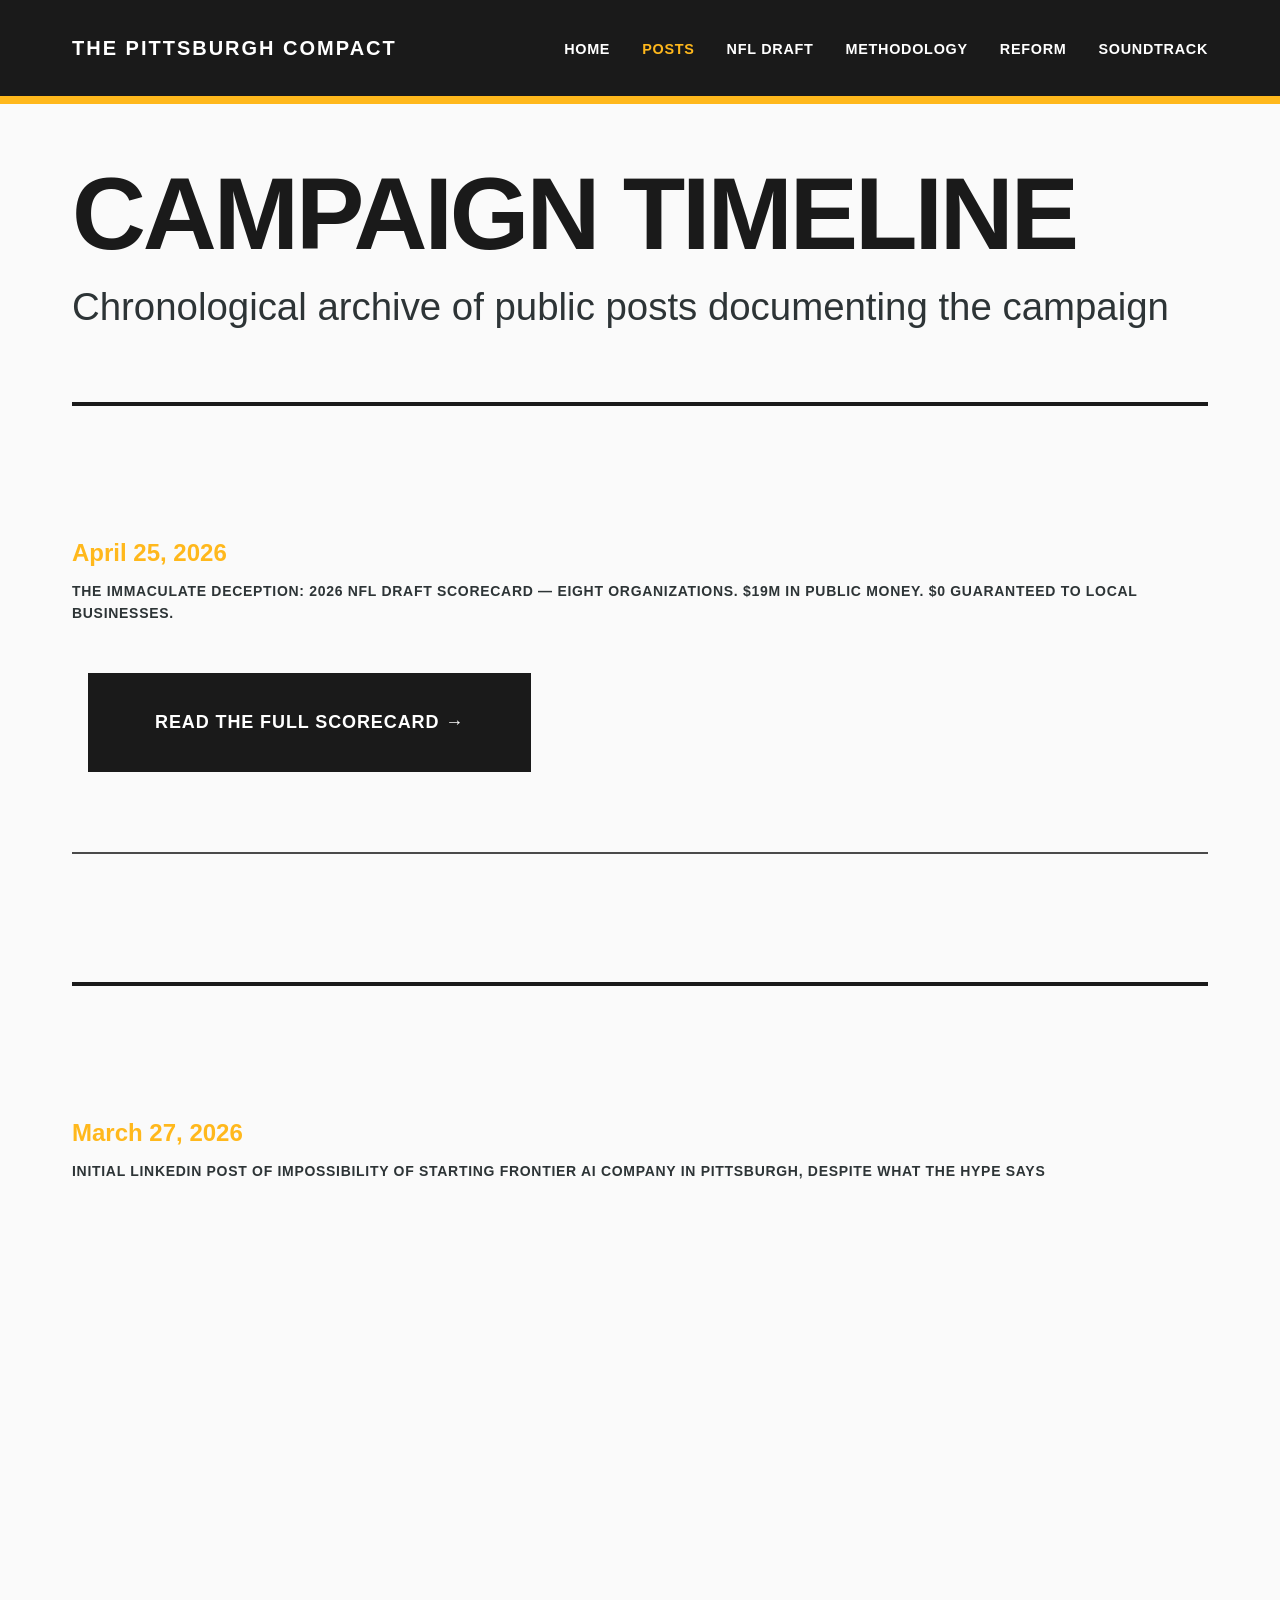
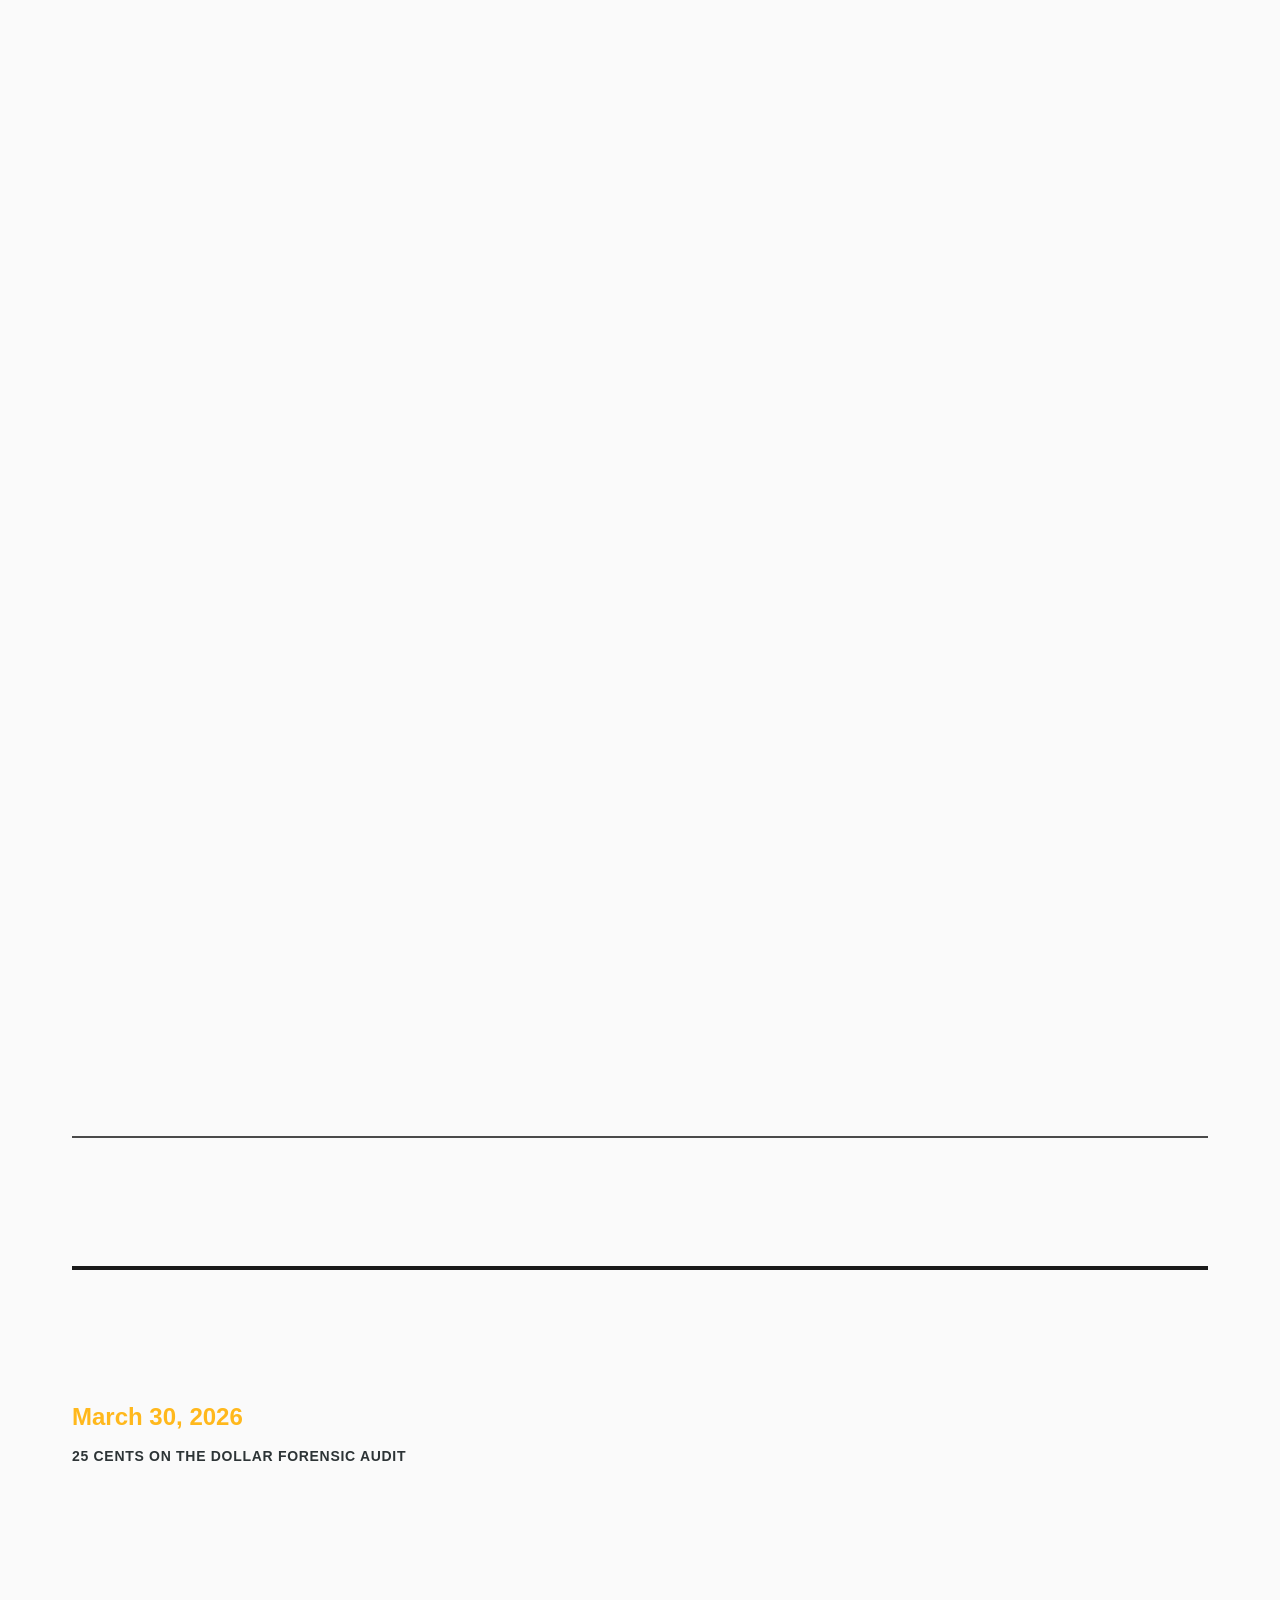
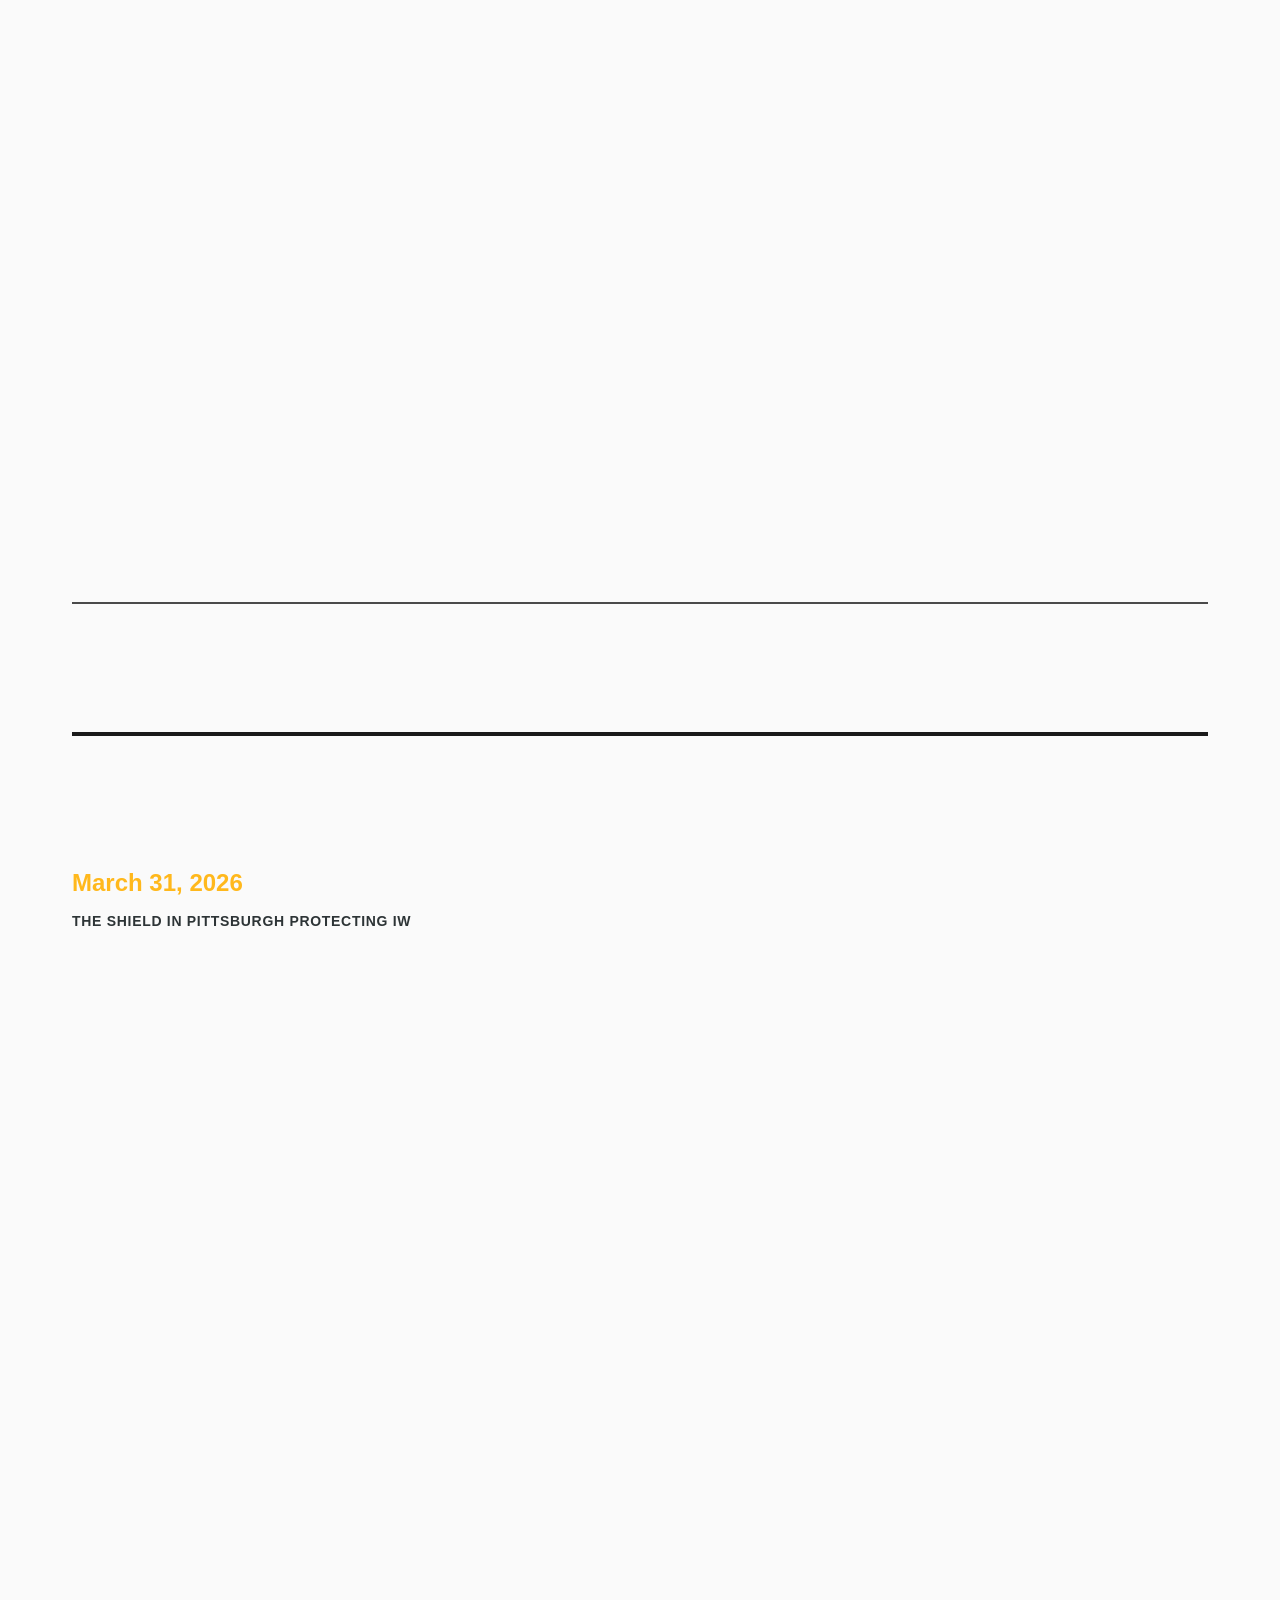
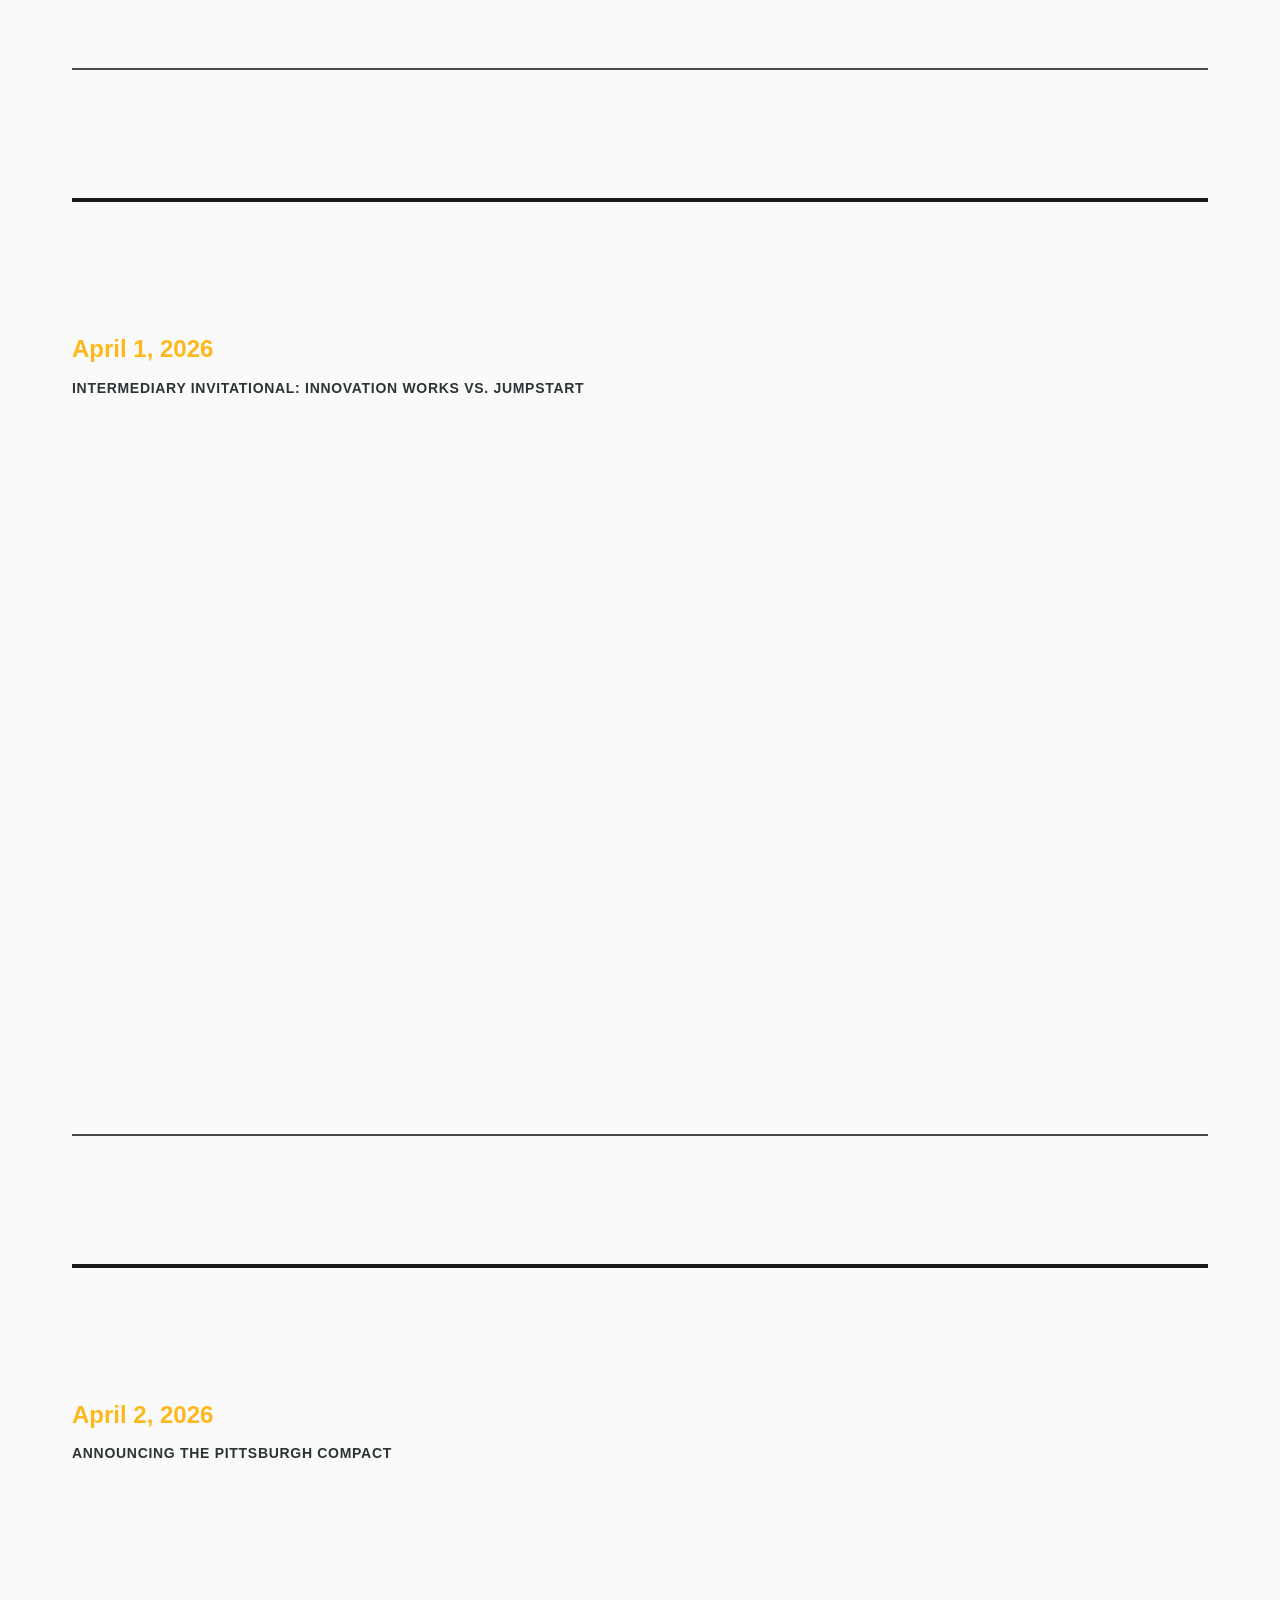
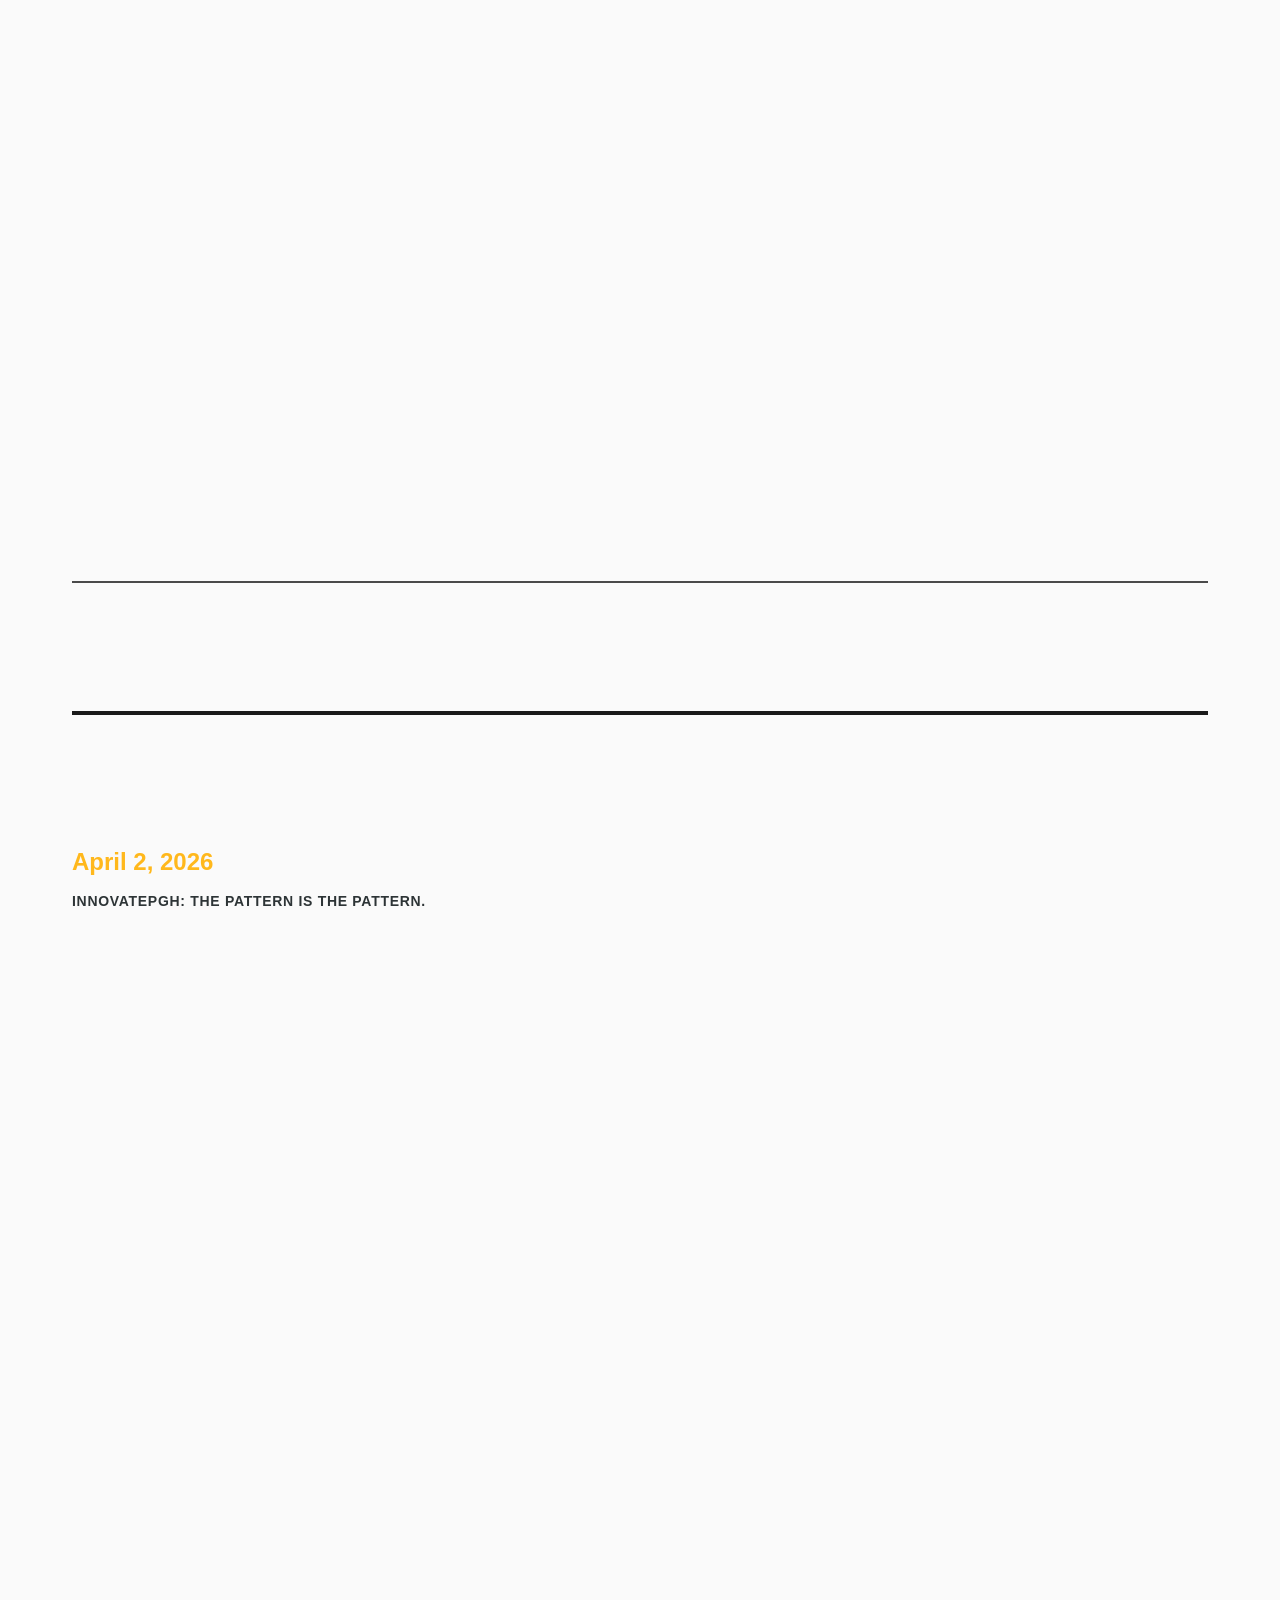
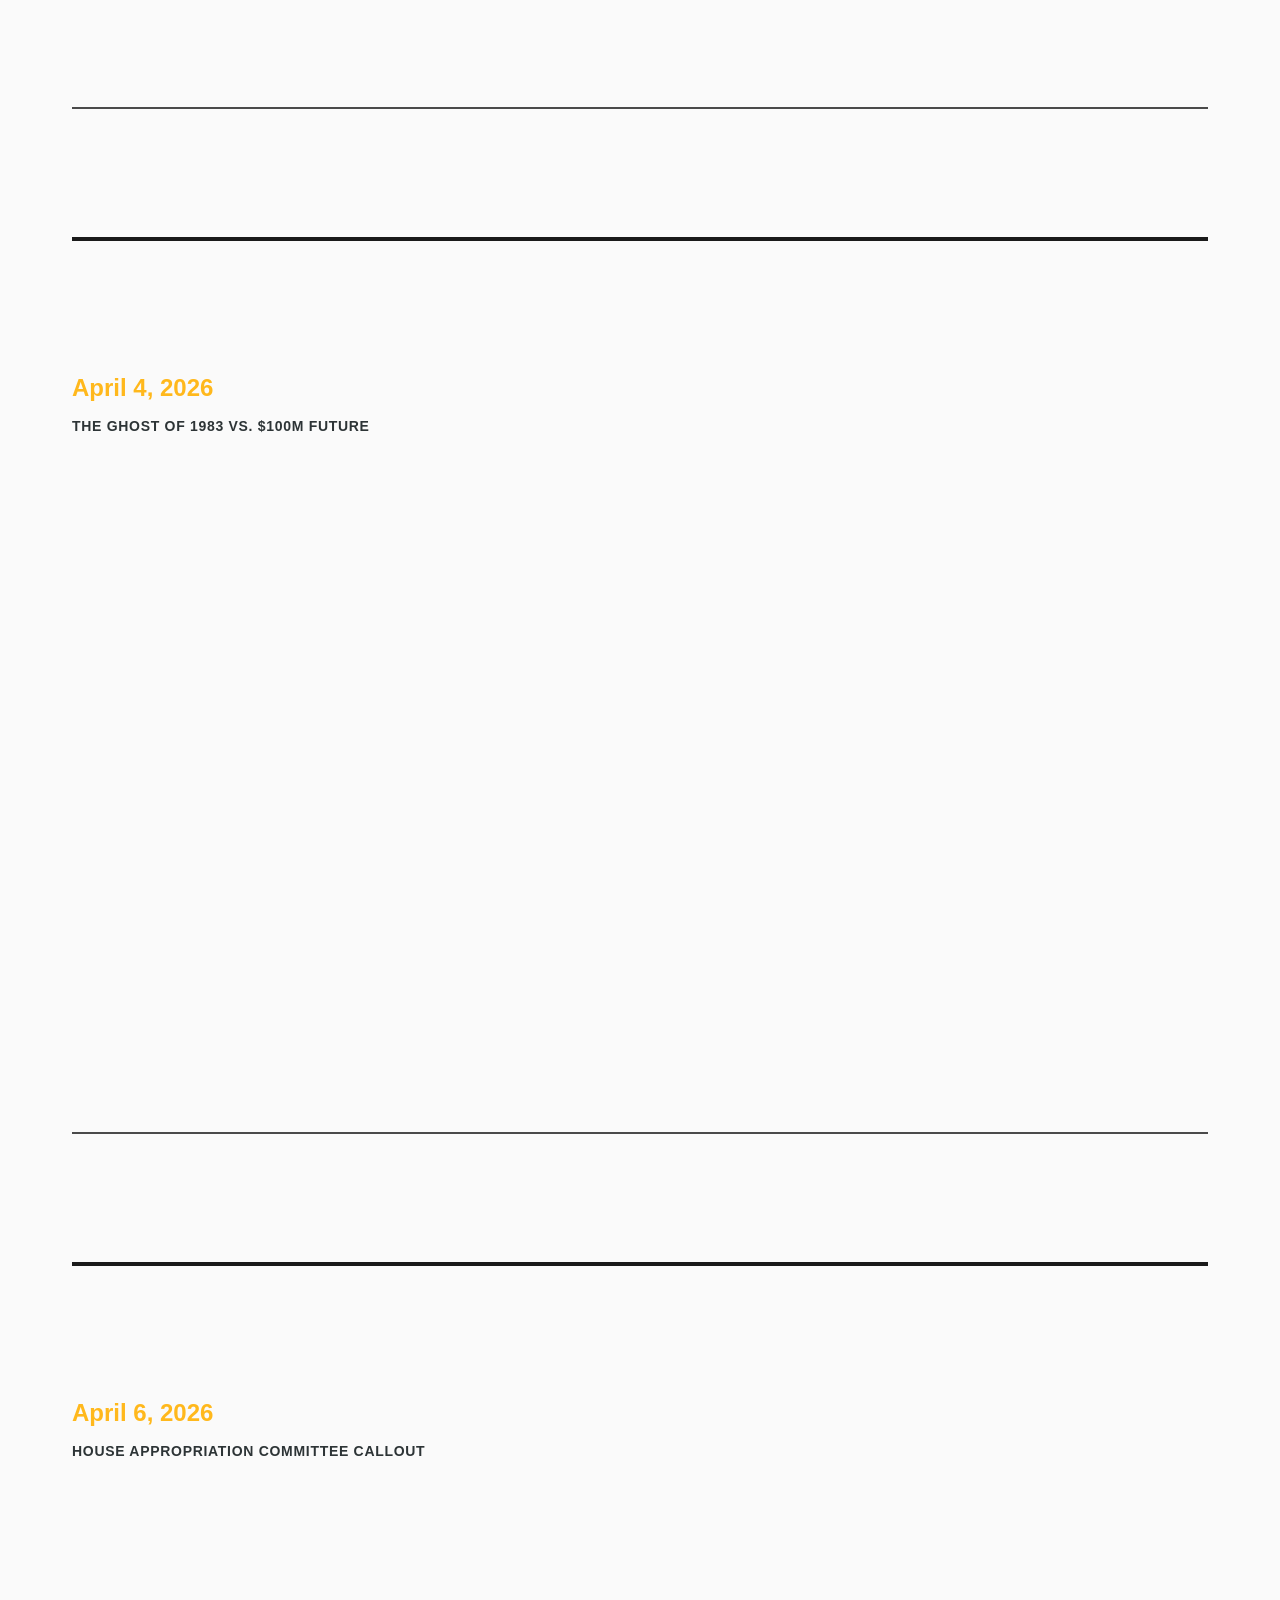
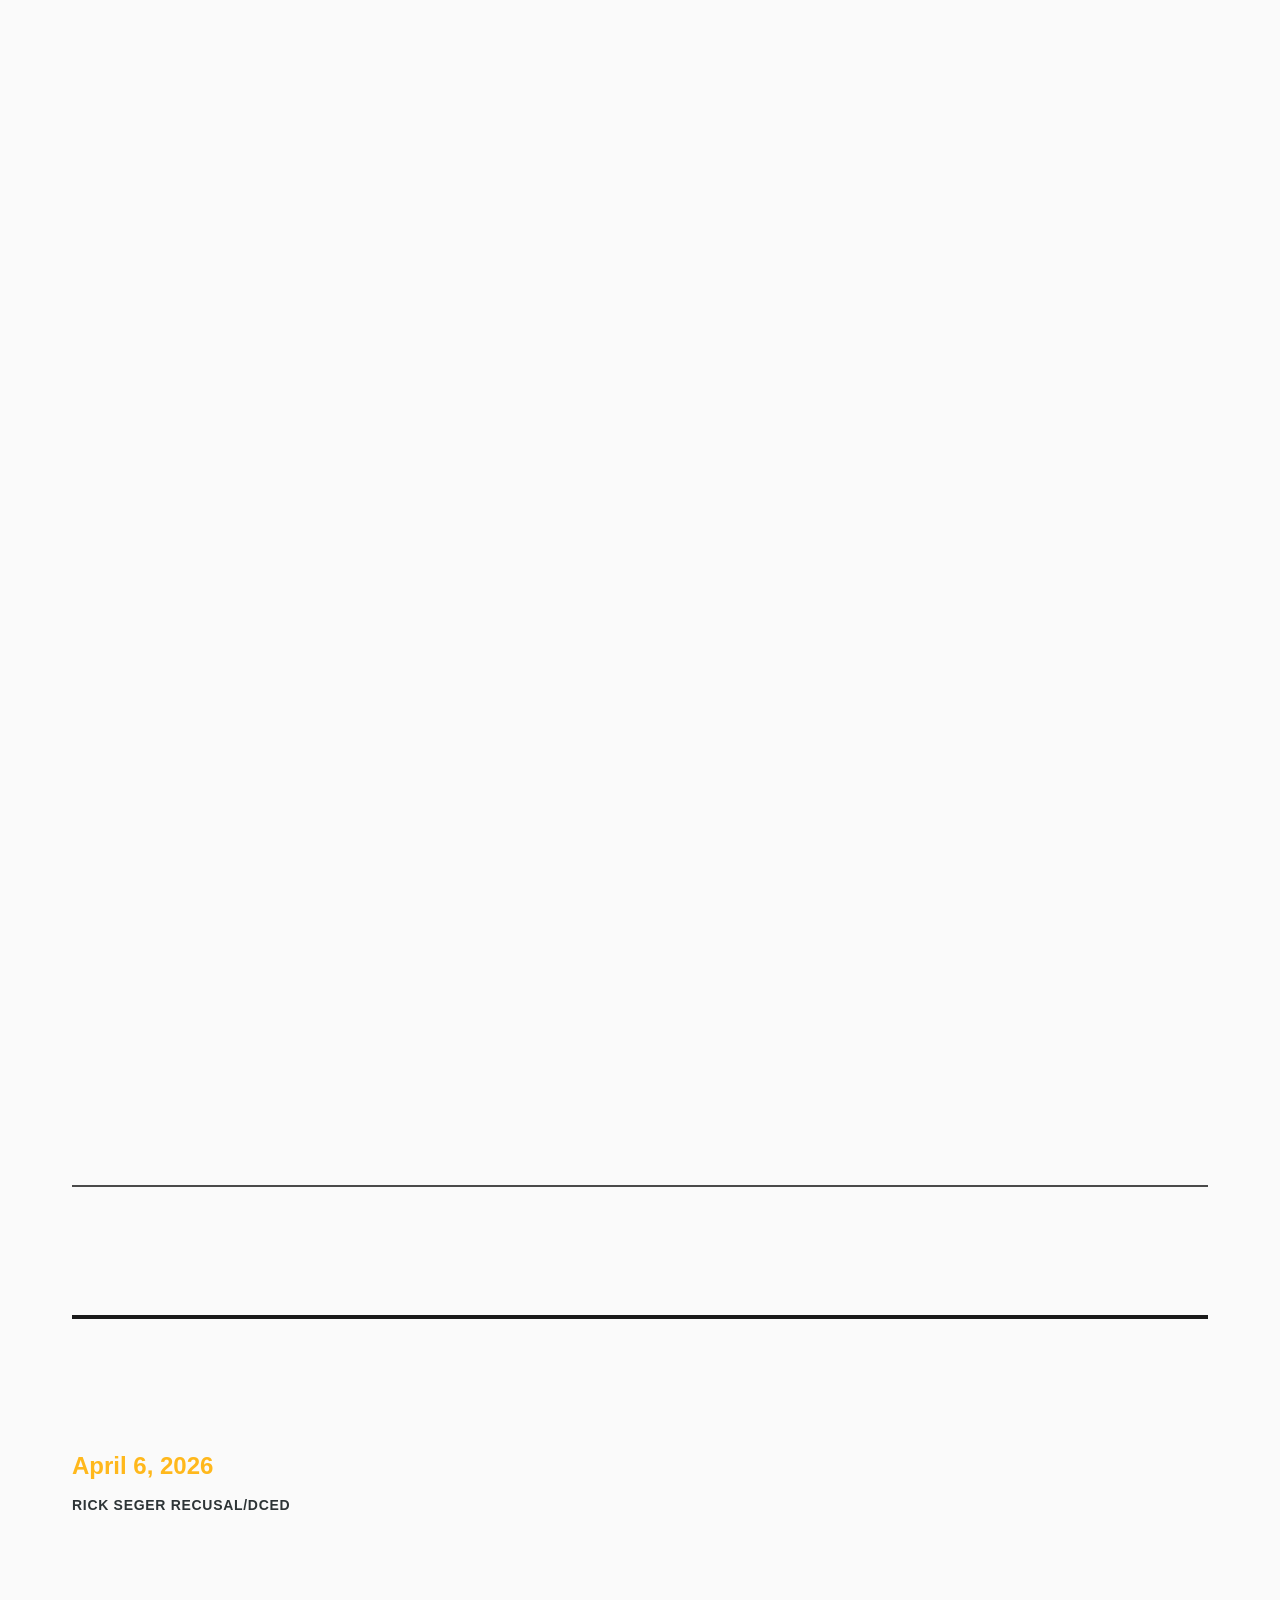
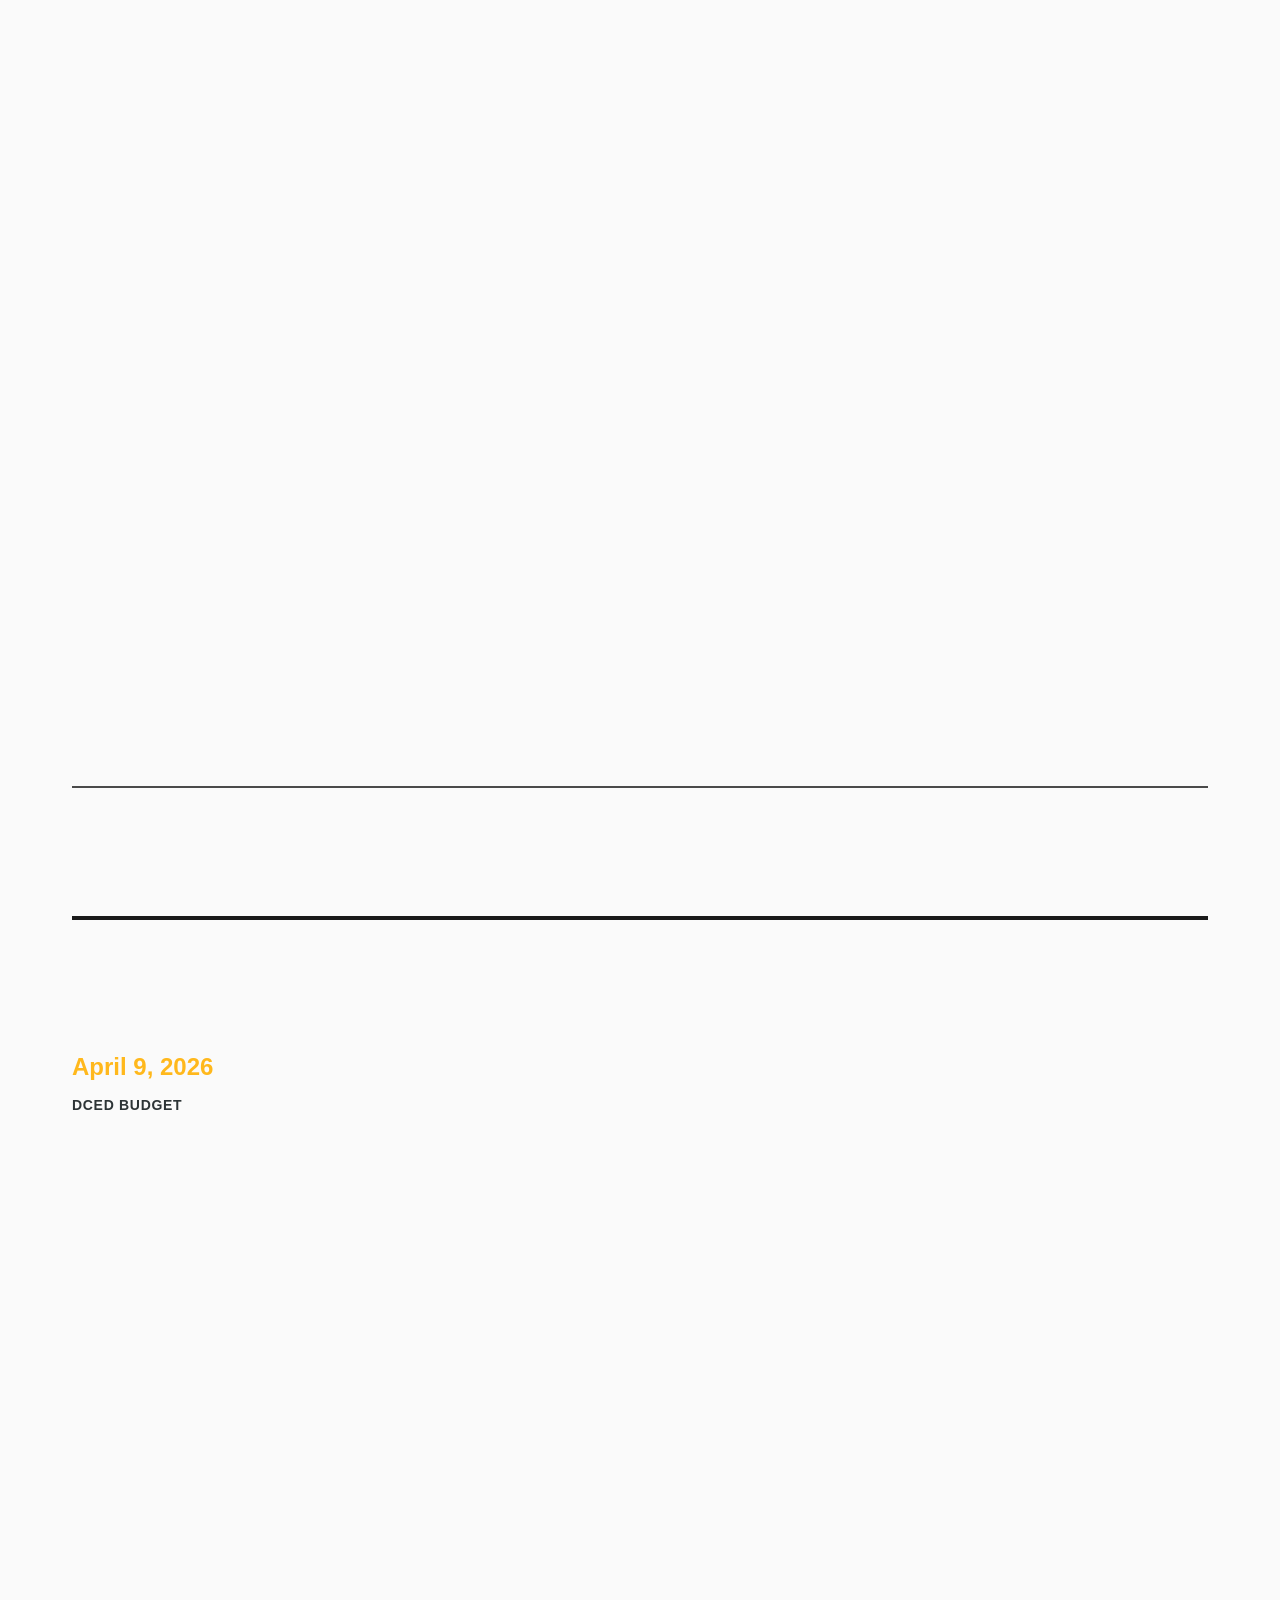
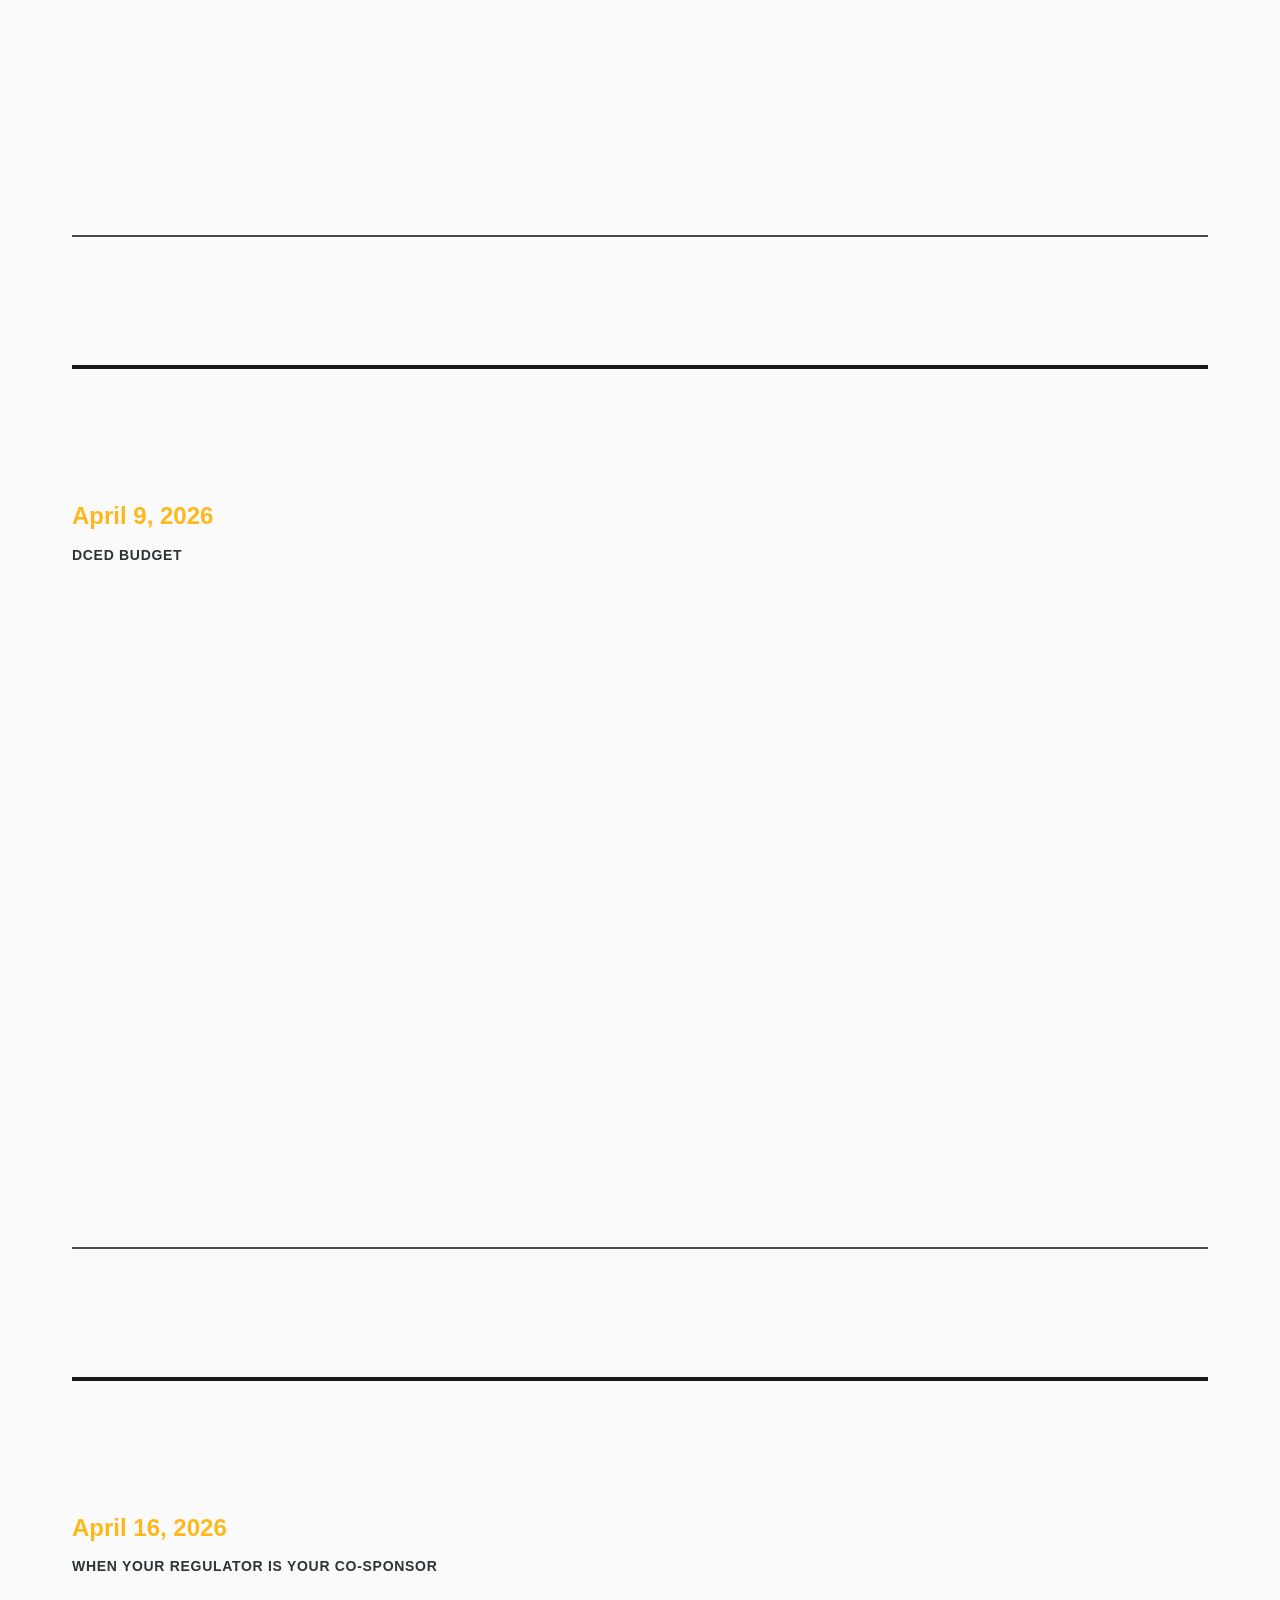
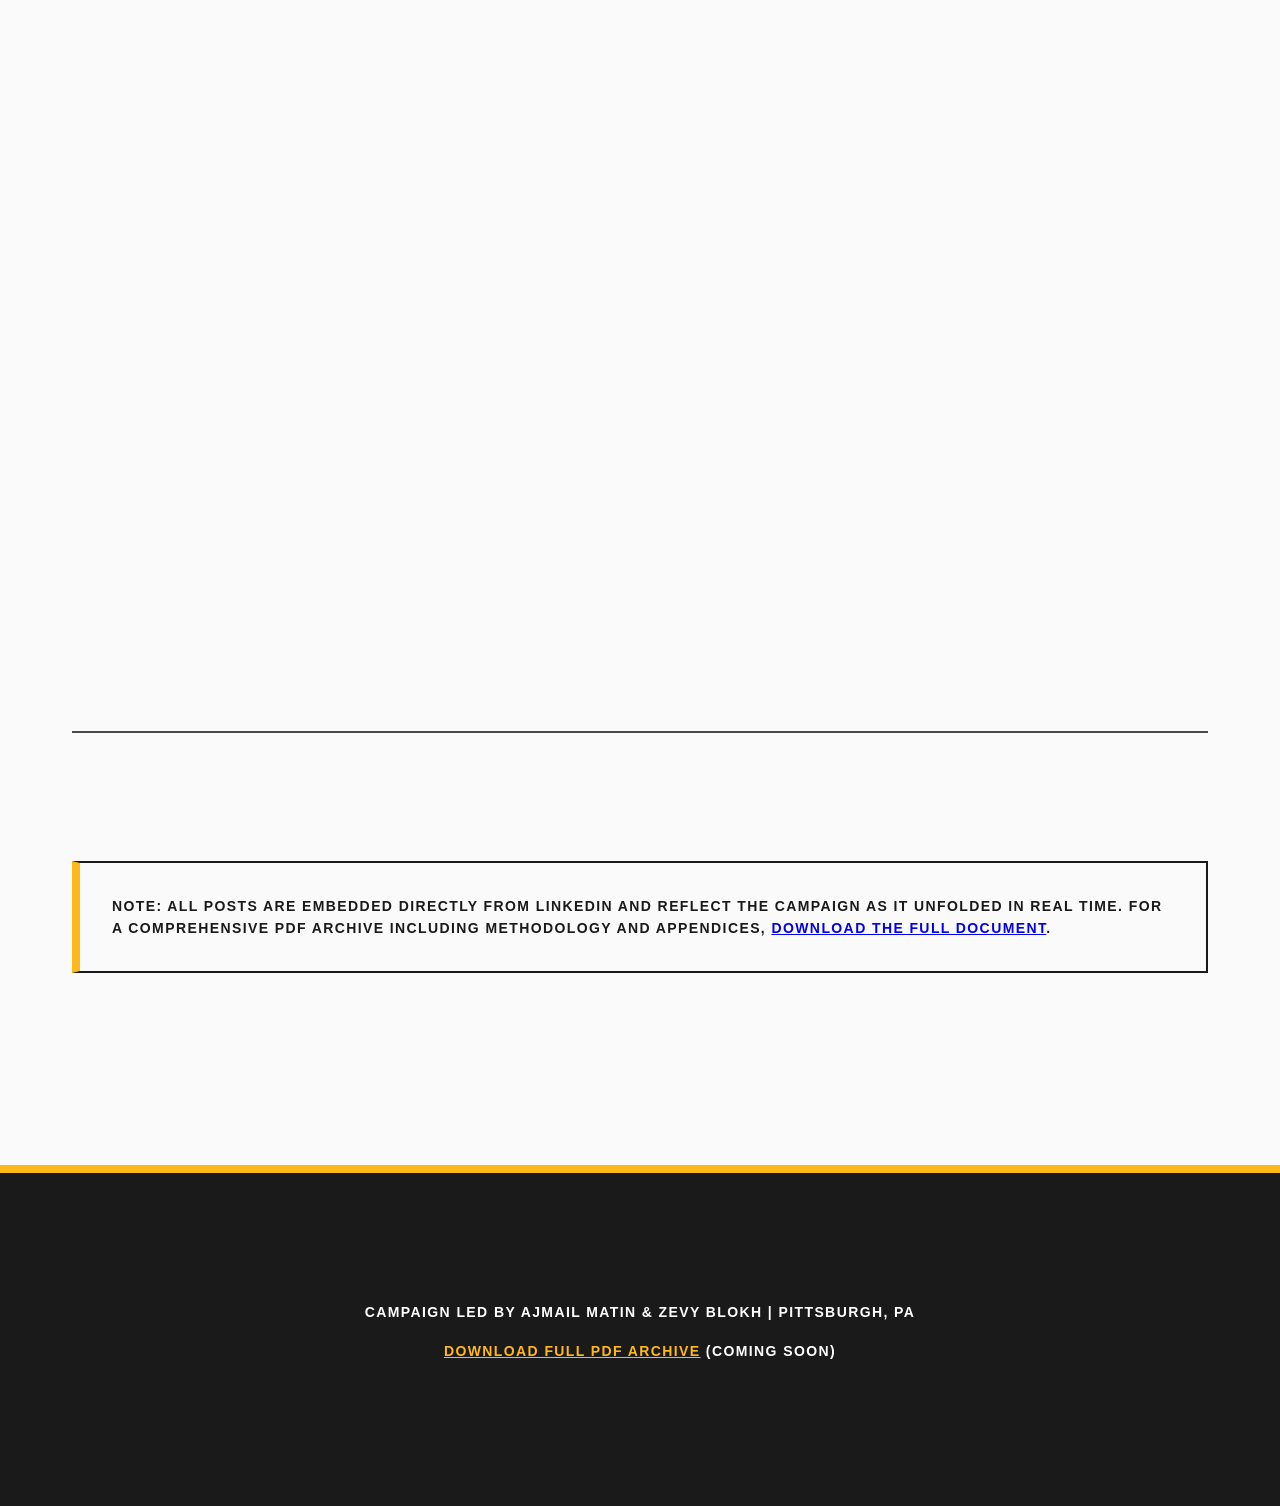
<file: posts.html>
<!DOCTYPE html>
<html lang="en">
<head>
    <meta charset="UTF-8">
    <meta name="viewport" content="width=device-width, initial-scale=1.0">
    <title>Campaign Timeline | The Pittsburgh Compact</title>
    <link rel="stylesheet" href="style.css">
</head>
<body>
    <script src="nav.js"></script>

    <main>
        <section class="page-header">
            <h2>Campaign Timeline</h2>
            <p>Chronological archive of public posts documenting the campaign</p>
        </section>

        <section class="posts">

            <!-- NFL DRAFT SCORECARD -->
            <article class="post">
                <div class="post-header">
                    <h3 class="post-date">April 25, 2026</h3>
                    <p class="post-context">The Immaculate Deception: 2026 NFL Draft Scorecard — Eight organizations. $19M in public money. $0 guaranteed to local businesses.</p>
                </div>
                <a href="nfl-draft-scorecard.html" class="btn" style="margin-top: 1rem; display: inline-block;">Read the Full Scorecard →</a>
            </article>

            <hr class="post-divider">

            <!-- POST 1 -->
            <article class="post">
                <div class="post-header">
                    <h3 class="post-date">March 27, 2026</h3>
                    <p class="post-context">Initial LinkedIn post of impossibility of starting frontier AI company in Pittsburgh, despite what the hype says</p>
                </div>
                <div class="linkedin-embed">
                    <iframe src="https://www.linkedin.com/embed/feed/update/urn:li:share:7443300532032573440" height="1417" width="504" frameborder="0" allowfullscreen="" title="Embedded post"></iframe>
                </div>
            </article>

            <hr class="post-divider">

            <!-- POST 2 -->
            <article class="post">
                <div class="post-header">
                    <h3 class="post-date">March 30, 2026</h3>
                    <p class="post-context">25 Cents on the Dollar Forensic Audit</p>
                </div>
                <div class="linkedin-embed">
                    <iframe src="https://www.linkedin.com/embed/feed/update/urn:li:ugcPost:7444229196522115072" height="598" width="504" frameborder="0" allowfullscreen="" title="Embedded post"></iframe>
                </div>
            </article>

            <hr class="post-divider">

            <!-- POST 3 -->
            <article class="post">
                <div class="post-header">
                    <h3 class="post-date">March 31, 2026</h3>
                    <p class="post-context">The Shield in Pittsburgh Protecting IW</p>
                </div>
                <div class="linkedin-embed">
                    <iframe src="https://www.linkedin.com/embed/feed/update/urn:li:ugcPost:7444767945227956224?collapsed=1" height="599" width="504" frameborder="0" allowfullscreen="" title="Embedded post"></iframe>
                </div>
            </article>

            <hr class="post-divider">

            <!-- POST 4 -->
            <article class="post">
                <div class="post-header">
                    <h3 class="post-date">April 1, 2026</h3>
                    <p class="post-context">Intermediary Invitational: Innovation Works vs. Jumpstart</p>
                </div>
                <div class="linkedin-embed">
                    <iframe src="https://www.linkedin.com/embed/feed/update/urn:li:ugcPost:7445100228740870145?collapsed=1" height="598" width="504" frameborder="0" allowfullscreen="" title="Embedded post"></iframe>
                </div>
            </article>

            <hr class="post-divider">

            <!-- POST 5 -->
            <article class="post">
                <div class="post-header">
                    <h3 class="post-date">April 2, 2026</h3>
                    <p class="post-context">Announcing the Pittsburgh Compact</p>
                </div>
                <div class="linkedin-embed">
                    <iframe src="https://www.linkedin.com/embed/feed/update/urn:li:share:7445149118416527360?collapsed=1" height="580" width="504" frameborder="0" allowfullscreen="" title="Embedded post"></iframe>
                </div>
            </article>

            <hr class="post-divider">

            <!-- POST 6 -->
            <article class="post">
                <div class="post-header">
                    <h3 class="post-date">April 2, 2026</h3>
                    <p class="post-context">InnovatePGH: The pattern is the pattern.</p>
                </div>
                <div class="linkedin-embed">
                    <iframe src="https://www.linkedin.com/embed/feed/update/urn:li:ugcPost:7445458210347659264" height="658" width="504" frameborder="0" allowfullscreen="" title="Embedded post"></iframe>
                </div>
            </article>

            <hr class="post-divider">

            <!-- POST 7 -->
            <article class="post">
                <div class="post-header">
                    <h3 class="post-date">April 4, 2026</h3>
                    <p class="post-context">The Ghost of 1983 vs. $100M Future</p>
                </div>
                <div class="linkedin-embed">
                    <iframe src="https://www.linkedin.com/embed/feed/update/urn:li:ugcPost:7445807583032127490?collapsed=1" height="557" width="504" frameborder="0" allowfullscreen="" title="Embedded post"></iframe>
                </div>
            </article>

            <hr class="post-divider">

            <!-- POST 8 -->
            <article class="post">
                <div class="post-header">
                    <h3 class="post-date">April 6, 2026</h3>
                    <p class="post-context">House Appropriation Committee Callout</p>
                </div>
                <div class="linkedin-embed">
                    <iframe src="https://www.linkedin.com/embed/feed/update/urn:li:share:7446917785408163840" height="1186" width="504" frameborder="0" allowfullscreen="" title="Embedded post"></iframe>
                </div>
            </article>

            <hr class="post-divider">

            <!-- POST 9 -->
            <article class="post">
                <div class="post-header">
                    <h3 class="post-date">April 6, 2026</h3>
                    <p class="post-context">Rick Seger Recusal/DCED</p>
                </div>
                <div class="linkedin-embed">
                    <iframe src="https://www.linkedin.com/embed/feed/update/urn:li:ugcPost:7447258570175438848?collapsed=1" height="733" width="504" frameborder="0" allowfullscreen="" title="Embedded post"></iframe>
                </div>
            </article>

            <hr class="post-divider">

            <!-- POST 10 -->
            <article class="post">
                <div class="post-header">
                    <h3 class="post-date">April 9, 2026</h3>
                    <p class="post-context">DCED Budget</p>
                </div>
                <div class="linkedin-embed">
                    <iframe src="https://www.linkedin.com/embed/feed/update/urn:li:ugcPost:7448007686325002241?collapsed=1" height="582" width="504" frameborder="0" allowfullscreen="" title="Embedded post"></iframe>
                </div>
            </article>

            <hr class="post-divider">

            <!-- POST 11 -->
            <article class="post">
                <div class="post-header">
                    <h3 class="post-date">April 9, 2026</h3>
                    <p class="post-context">DCED Budget</p>
                </div>
                <div class="linkedin-embed">
                    <iframe src="https://www.linkedin.com/embed/feed/update/urn:li:ugcPost:7449302660496814081?collapsed=1" height="544" width="504" frameborder="0" allowfullscreen="" title="Embedded post"></iframe>
                </div>
            </article>

            <hr class="post-divider">

            <!-- POST 12 -->
            <article class="post">
                <div class="post-header">
                    <h3 class="post-date">April 16, 2026</h3>
                    <p class="post-context">When Your Regulator is Your Co-sponsor</p>
                </div>
                <div class="linkedin-embed">
                    <iframe src="https://www.linkedin.com/embed/feed/update/urn:li:ugcPost:7450522400045301760?collapsed=1" height="616" width="504" frameborder="0" allowfullscreen="" title="Embedded post"></iframe>
                </div>
            </article>

        </section>

        <section class="archive-note">
            <p><strong>Note:</strong> All posts are embedded directly from LinkedIn and reflect the campaign as it unfolded in real time. For a comprehensive PDF archive including methodology and appendices, <a href="#">download the full document</a>.</p>
        </section>
    </main>

    <footer>
        <p>Campaign led by Ajmail Matin & Zevy Blokh | Pittsburgh, PA</p>
        <p><a href="#">Download Full PDF Archive</a> (coming soon)</p>
    </footer>
</body>
</html>
</file>
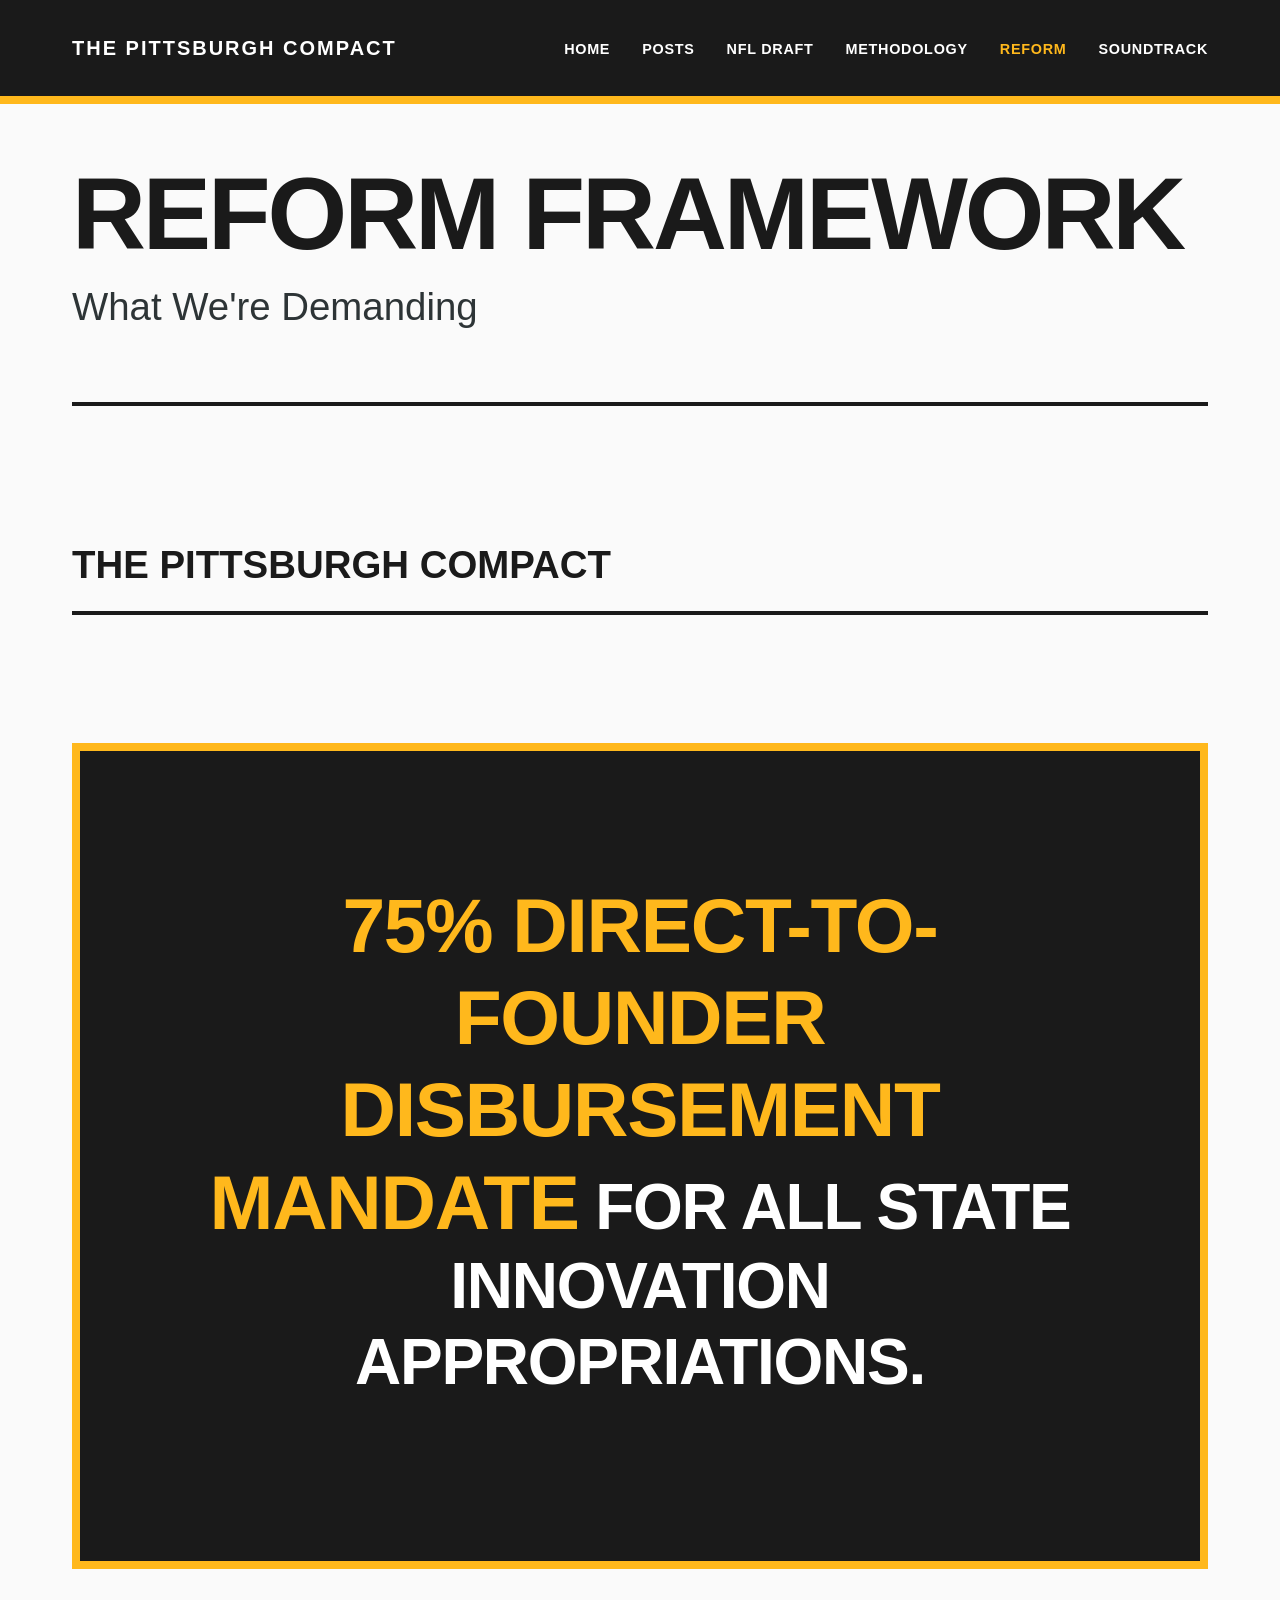
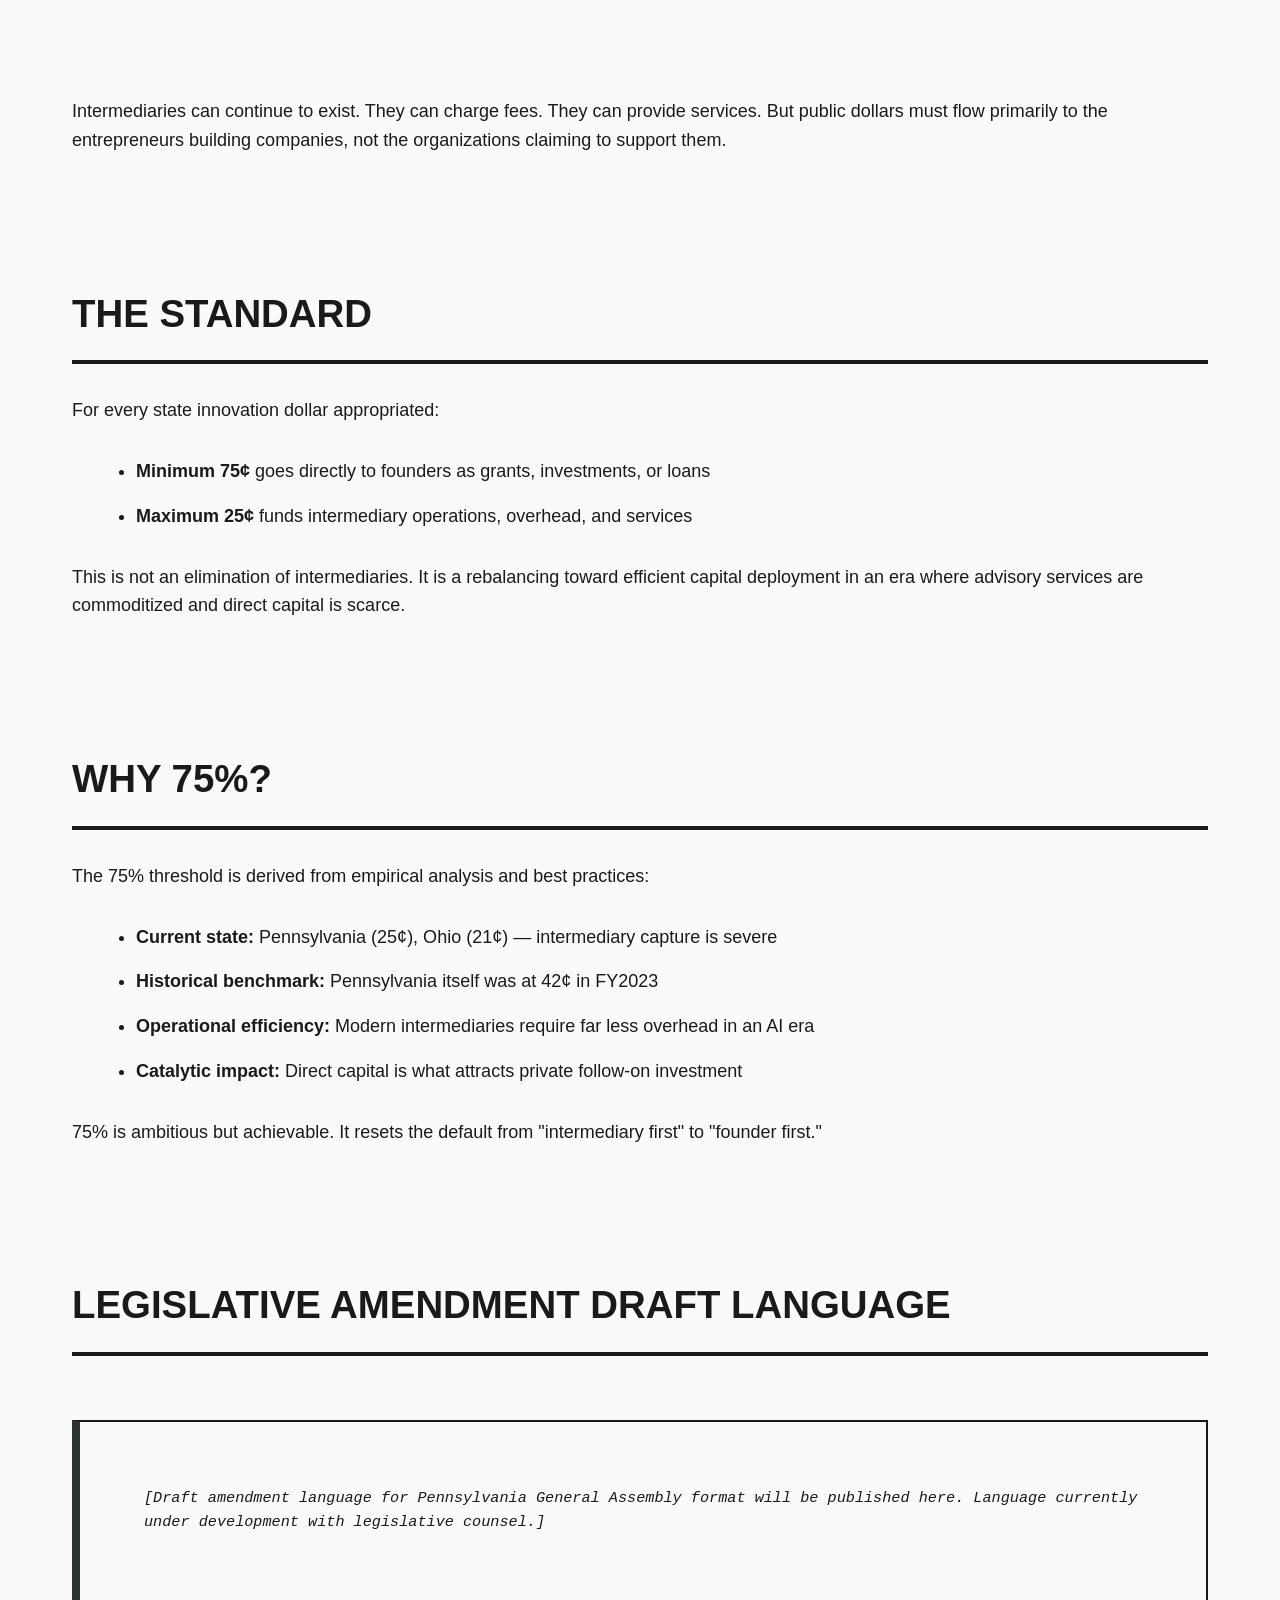
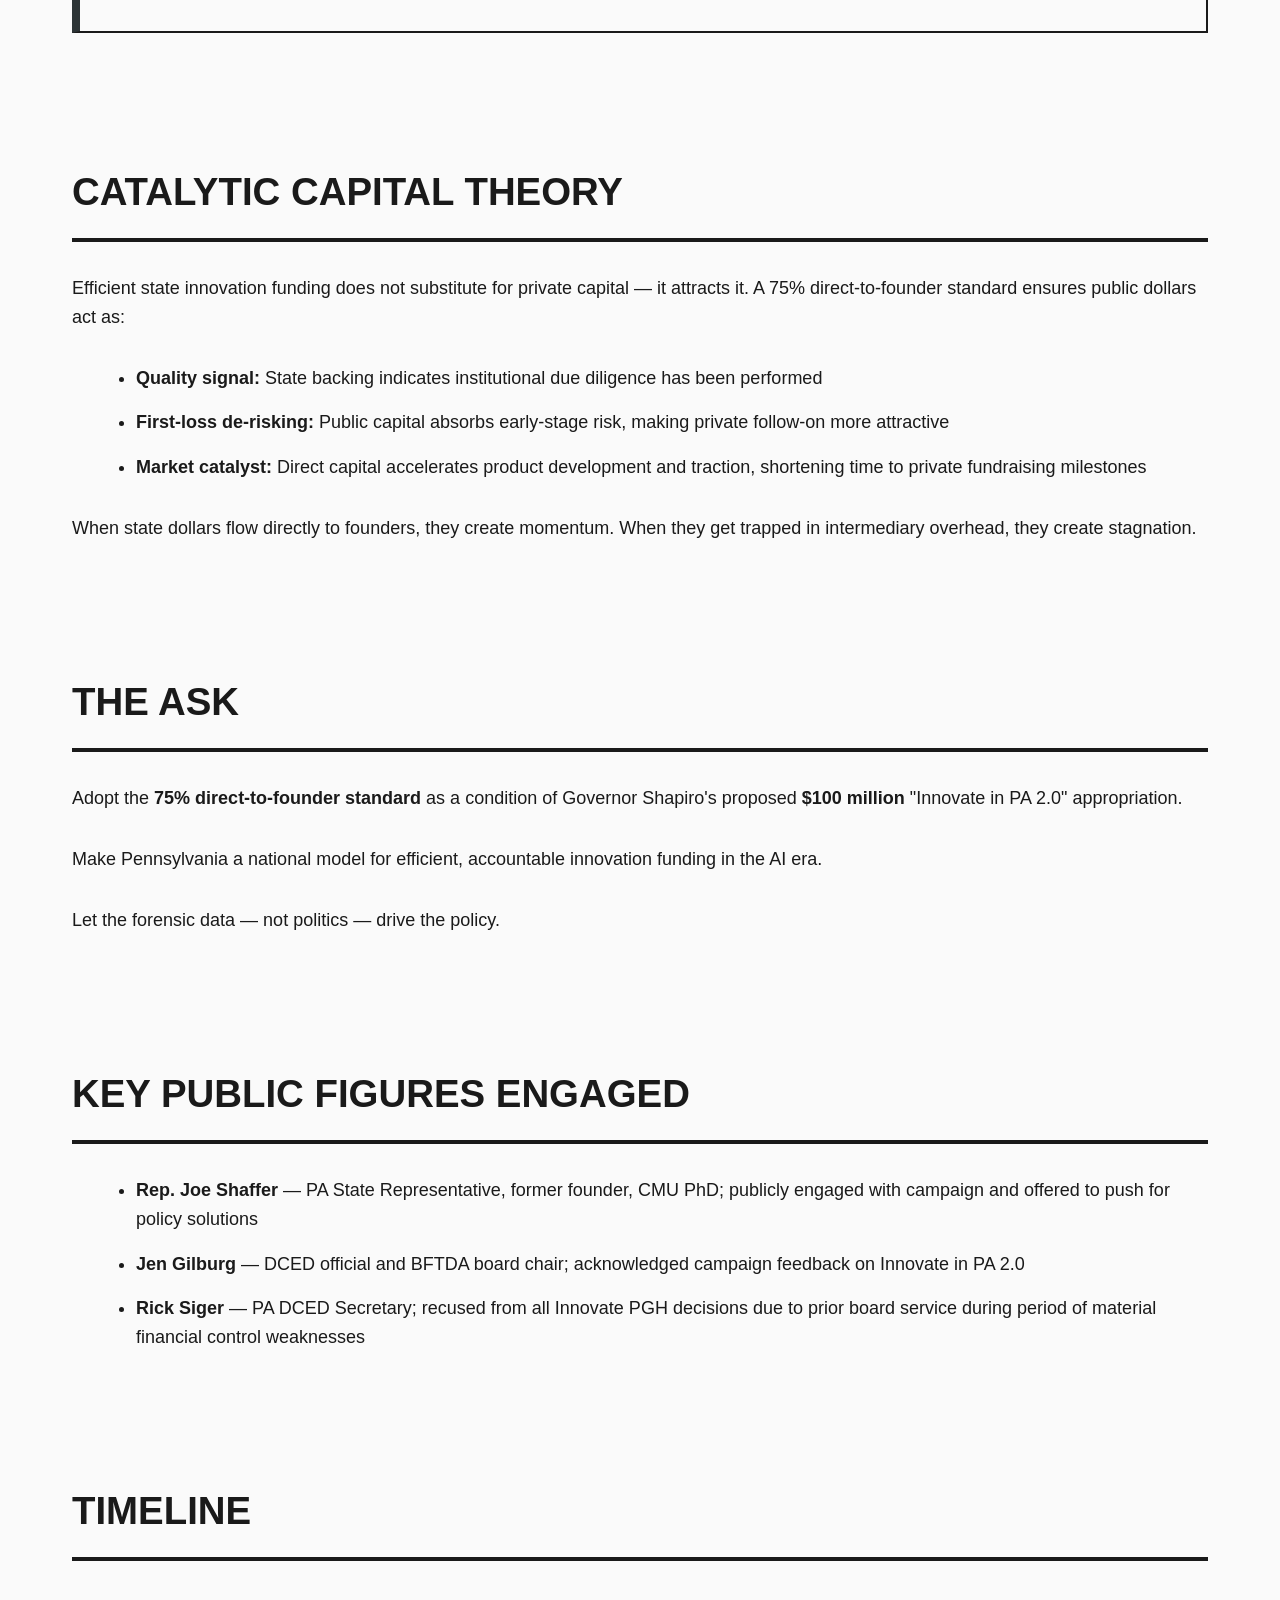
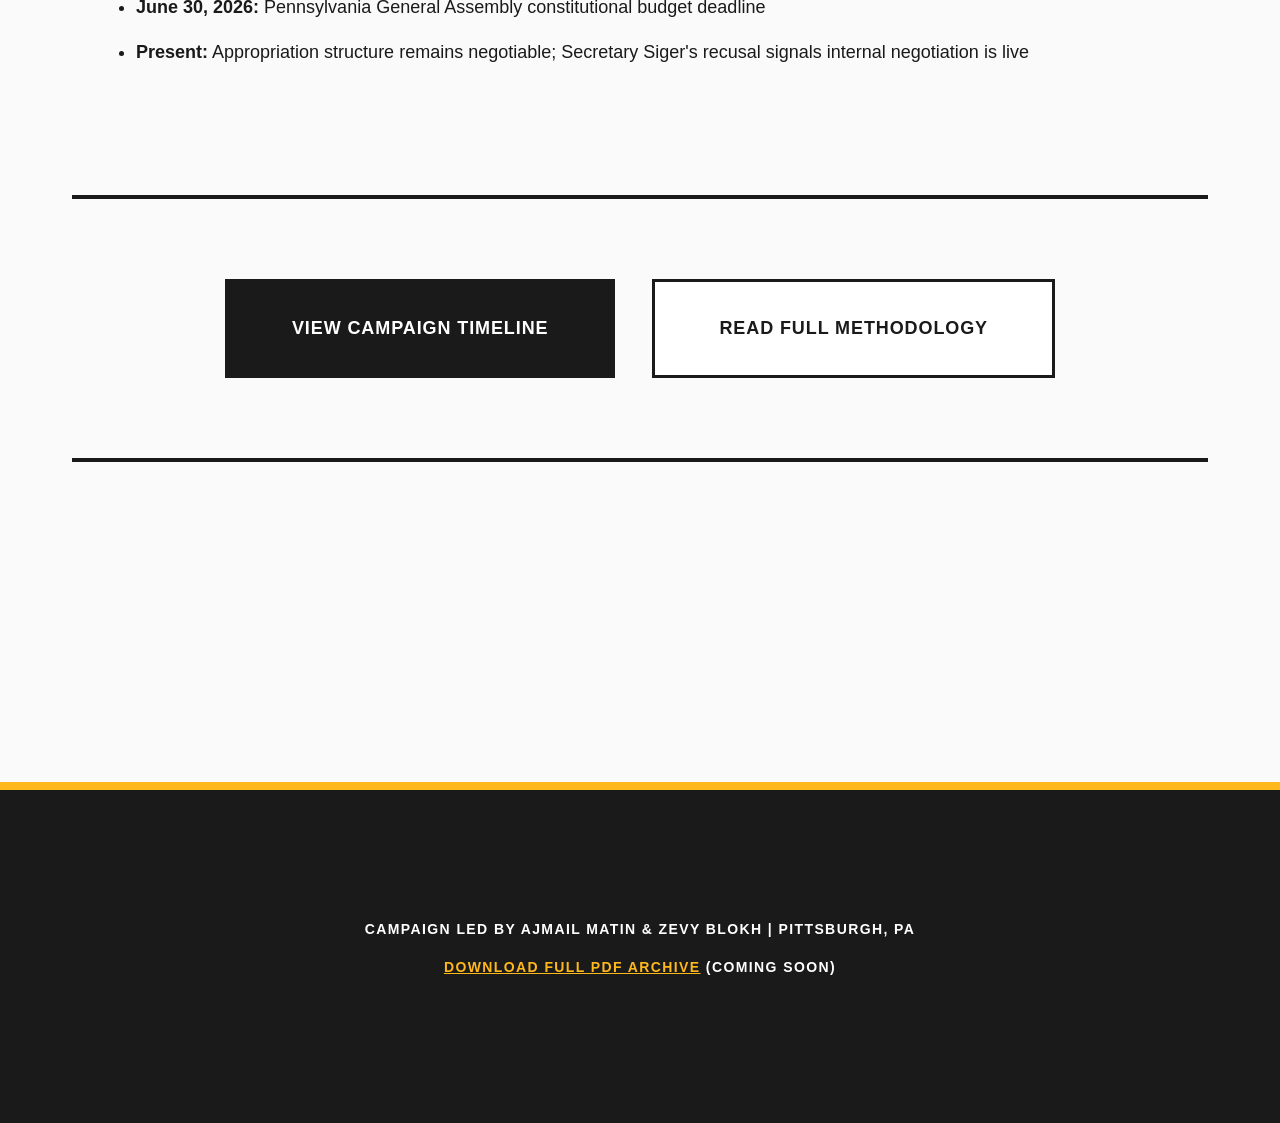
<file: reform.html>
<!DOCTYPE html>
<html lang="en">
<head>
    <meta charset="UTF-8">
    <meta name="viewport" content="width=device-width, initial-scale=1.0">
    <title>Reform Framework | The Pittsburgh Compact</title>
    <link rel="stylesheet" href="style.css">
</head>
<body>
    <script src="nav.js"></script>

    <main>
        <section class="page-header">
            <h2>Reform Framework</h2>
            <p>What We're Demanding</p>
        </section>

        <section class="content">
            <h3>The Pittsburgh Compact</h3>
            <div class="compact-box">
                <p class="compact-statement"><strong>75% direct-to-founder disbursement mandate</strong> for all state innovation appropriations.</p>
            </div>

            <p>Intermediaries can continue to exist. They can charge fees. They can provide services. But public dollars must flow primarily to the entrepreneurs building companies, not the organizations claiming to support them.</p>

            <h3>The Standard</h3>
            <p>For every state innovation dollar appropriated:</p>
            <ul>
                <li><strong>Minimum 75¢</strong> goes directly to founders as grants, investments, or loans</li>
                <li><strong>Maximum 25¢</strong> funds intermediary operations, overhead, and services</li>
            </ul>

            <p>This is not an elimination of intermediaries. It is a rebalancing toward efficient capital deployment in an era where advisory services are commoditized and direct capital is scarce.</p>

            <h3>Why 75%?</h3>
            <p>The 75% threshold is derived from empirical analysis and best practices:</p>
            <ul>
                <li><strong>Current state:</strong> Pennsylvania (25¢), Ohio (21¢) — intermediary capture is severe</li>
                <li><strong>Historical benchmark:</strong> Pennsylvania itself was at 42¢ in FY2023</li>
                <li><strong>Operational efficiency:</strong> Modern intermediaries require far less overhead in an AI era</li>
                <li><strong>Catalytic impact:</strong> Direct capital is what attracts private follow-on investment</li>
            </ul>

            <p>75% is ambitious but achievable. It resets the default from "intermediary first" to "founder first."</p>

            <h3>Legislative Amendment Draft Language</h3>
            <div class="amendment-box">
                <p><em>[Draft amendment language for Pennsylvania General Assembly format will be published here. Language currently under development with legislative counsel.]</em></p>
            </div>

            <h3>Catalytic Capital Theory</h3>
            <p>Efficient state innovation funding does not substitute for private capital — it attracts it. A 75% direct-to-founder standard ensures public dollars act as:</p>

            <ul>
                <li><strong>Quality signal:</strong> State backing indicates institutional due diligence has been performed</li>
                <li><strong>First-loss de-risking:</strong> Public capital absorbs early-stage risk, making private follow-on more attractive</li>
                <li><strong>Market catalyst:</strong> Direct capital accelerates product development and traction, shortening time to private fundraising milestones</li>
            </ul>

            <p>When state dollars flow directly to founders, they create momentum. When they get trapped in intermediary overhead, they create stagnation.</p>

            <h3>The Ask</h3>
            <p>Adopt the <strong>75% direct-to-founder standard</strong> as a condition of Governor Shapiro's proposed <strong>$100 million</strong> "Innovate in PA 2.0" appropriation.</p>

            <p>Make Pennsylvania a national model for efficient, accountable innovation funding in the AI era.</p>

            <p>Let the forensic data — not politics — drive the policy.</p>

            <h3>Key Public Figures Engaged</h3>
            <ul>
                <li><strong>Rep. Joe Shaffer</strong> — PA State Representative, former founder, CMU PhD; publicly engaged with campaign and offered to push for policy solutions</li>
                <li><strong>Jen Gilburg</strong> — DCED official and BFTDA board chair; acknowledged campaign feedback on Innovate in PA 2.0</li>
                <li><strong>Rick Siger</strong> — PA DCED Secretary; recused from all Innovate PGH decisions due to prior board service during period of material financial control weaknesses</li>
            </ul>

            <h3>Timeline</h3>
            <ul>
                <li><strong>June 30, 2026:</strong> Pennsylvania General Assembly constitutional budget deadline</li>
                <li><strong>Present:</strong> Appropriation structure remains negotiable; Secretary Siger's recusal signals internal negotiation is live</li>
            </ul>
        </section>

        <section class="cta">
            <a href="posts.html" class="btn">View Campaign Timeline</a>
            <a href="methodology.html" class="btn btn-secondary">Read Full Methodology</a>
        </section>
    </main>

    <footer>
        <p>Campaign led by Ajmail Matin & Zevy Blokh | Pittsburgh, PA</p>
        <p><a href="#">Download Full PDF Archive</a> (coming soon)</p>
    </footer>
</body>
</html>
</file>
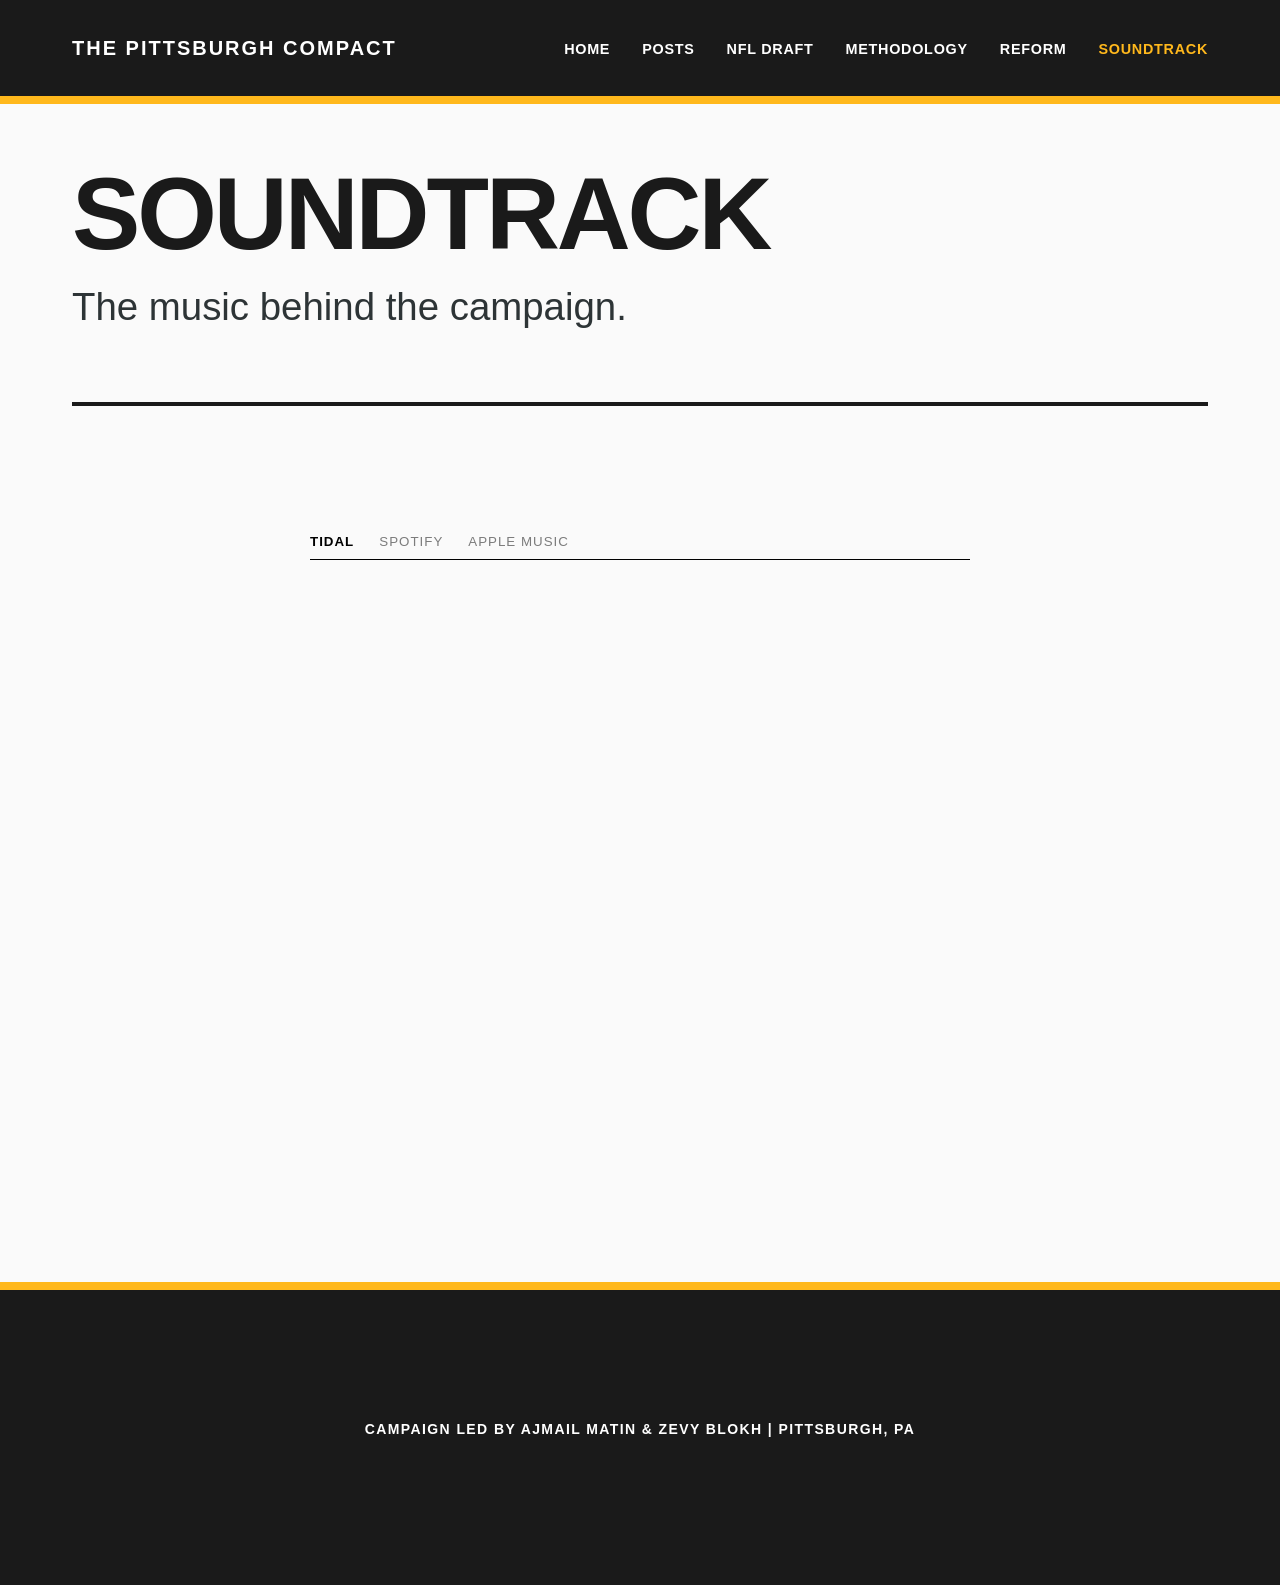
<file: soundtrack.html>
<!DOCTYPE html>
<html lang="en">
<head>
  <meta charset="UTF-8">
  <meta name="viewport" content="width=device-width, initial-scale=1.0">
  <title>Soundtrack | The Pittsburgh Compact</title>
  <link rel="stylesheet" href="style.css">
</head>
<body>
  <script src="nav.js"></script>

  <main>
    <div class="page-header">
      <h2>Soundtrack</h2>
      <p>The music behind the campaign.</p>
    </div>

    <div class="soundtrack-container" style="max-width: 660px; margin: 40px auto; font-family: sans-serif;">
  
      <div class="player-toggle" style="margin-bottom: 2rem; border-bottom: 1px solid #000; padding-bottom: 10px; display: flex; gap: 25px;">
        <button onclick="switchPlayer('tidal')" id="btn-tidal" style="background:none; border:none; font-weight:bold; cursor:pointer; text-transform: uppercase; letter-spacing: 1px; padding: 0;">Tidal</button>
        <button onclick="switchPlayer('spotify')" id="btn-spotify" style="background:none; border:none; font-weight:normal; cursor:pointer; text-transform: uppercase; letter-spacing: 1px; padding: 0; opacity: 0.5;">Spotify</button>
        <button onclick="switchPlayer('apple')" id="btn-apple" style="background:none; border:none; font-weight:normal; cursor:pointer; text-transform: uppercase; letter-spacing: 1px; padding: 0; opacity: 0.5;">Apple Music</button>
      </div>

      <div id="tidal-player" class="music-player">
        <iframe src="https://embed.tidal.com/playlists/7bd6a35e-661e-4511-97c6-b32defbc5f32" width="100%" height="450" frameborder="0" allow="encrypted-media; fullscreen; clipboard-write; web-share" style="border-radius:12px;"></iframe>
      </div>

      <div id="spotify-player" class="music-player" style="display:none;">
        <iframe data-testid="embed-iframe" style="border-radius:12px" src="https://open.spotify.com/embed/playlist/16ZtLi2AnjWXgjAVih58lP?utm_source=generator" width="100%" height="450" frameBorder="0" allowfullscreen="" allow="autoplay; clipboard-write; encrypted-media; fullscreen; picture-in-picture" loading="lazy"></iframe>
      </div>

      <div id="apple-player" class="music-player" style="display:none;">
        <iframe allow="autoplay *; encrypted-media *;" frameborder="0" height="450" style="width:100%; overflow:hidden; background:transparent; border-radius:12px;" src="https://embed.music.apple.com/us/playlist/the-pittsburgh-compact/pl.u-YWPghx1Pa0q"></iframe>
      </div>

    </div>
  </main>

  <script>
  function switchPlayer(service) {
    document.querySelectorAll('.music-player').forEach(p => p.style.display = 'none');
    document.querySelectorAll('.player-toggle button').forEach(b => {
      b.style.fontWeight = 'normal';
      b.style.opacity = '0.5';
    });
    document.getElementById(service + '-player').style.display = 'block';
    const activeBtn = document.getElementById('btn-' + service);
    activeBtn.style.fontWeight = 'bold';
    activeBtn.style.opacity = '1';
  }
  </script>

  <footer>
    <p>Campaign led by Ajmail Matin & Zevy Blokh | Pittsburgh, PA</p>
  </footer>
</body>
</html>
</file>
<file: style.css>
/* ===== PITTSBURGH COMPACT — FORENSIC INFRASTRUCTURE DESIGN ===== */
/* Design philosophy: ProPublica investigative journalism meets Penn Station wayfinding */
/* Color system: concrete, steel, safety orange — infrastructure, not SaaS */

/* ===== CSS VARIABLES ===== */
:root {
    /* Infrastructure palette */
    --concrete: #1a1a1a;
    --steel: #2d3436;
    --safety-orange: #ffb81c;
    --concrete-light: #4a4a4a;
    --document-white: #fafafa;
    --redaction-bar: #000000;
    --highlight-yellow: #fff34d;
    
    /* Typography scale - brutalist sizing */
    --type-hero: clamp(3rem, 8vw, 7rem);
    --type-data: clamp(2rem, 5vw, 4rem);
    --type-h2: clamp(1.5rem, 3vw, 2.5rem);
    --type-body: 1.125rem;
    --type-small: 0.875rem;
    
    /* Spacing system */
    --space-xs: 0.5rem;
    --space-sm: 1rem;
    --space-md: 2rem;
    --space-lg: 4rem;
    --space-xl: 8rem;
    
    /* Layout */
    --max-width: 1200px;
    --grid-gap: 2rem;
}

/* ===== RESET ===== */
* {
    margin: 0;
    padding: 0;
    box-sizing: border-box;
}

/* ===== BASE STYLES ===== */
body {
    font-family: 'Helvetica Neue', Arial, sans-serif;
    font-size: var(--type-body);
    line-height: 1.6;
    color: var(--concrete);
    background: var(--document-white);
    -webkit-font-smoothing: antialiased;
}

/* ===== NAVIGATION — PERMANENT INFRASTRUCTURE ===== */
nav {
    background: var(--concrete);
    color: white;
    padding: var(--space-md) 0;
    border-bottom: 8px solid var(--safety-orange);
    position: sticky;
    top: 0;
    z-index: 100;
}

.nav-container {
    max-width: var(--max-width);
    margin: 0 auto;
    padding: 0 var(--space-md);
    display: flex;
    justify-content: space-between;
    align-items: center;
}

.site-title {
    font-size: 1.25rem;
    font-weight: 900;
    letter-spacing: 0.1em;
    text-transform: uppercase;
}

.nav-links {
    list-style: none;
    display: flex;
    gap: var(--space-md);
}

.nav-links a {
    color: white;
    text-decoration: none;
    font-size: 0.9rem;
    font-weight: 700;
    letter-spacing: 0.05em;
    text-transform: uppercase;
    transition: color 0.2s;
}

.nav-links a:hover,
.nav-links a.active {
    color: var(--safety-orange);
}

/* ===== MAIN CONTENT ===== */
main {
    max-width: var(--max-width);
    margin: 0 auto;
    padding: var(--space-lg) var(--space-md);
}

/* ===== HERO — MAKE THE GAP SPATIAL ===== */
.hero {
    margin-bottom: var(--space-xl);
    padding: var(--space-xl) 0;
    border-bottom: 4px solid var(--concrete);
    text-align: center;
}

.hero h2 {
    font-size: var(--type-hero);
    font-weight: 900;
    line-height: 0.9;
    letter-spacing: -0.03em;
    margin-bottom: var(--space-md);
    text-transform: uppercase;
}

.subtitle {
    font-size: var(--type-h2);
    color: var(--steel);
    font-weight: 300;
    letter-spacing: -0.01em;
}

/* ===== FORENSIC DATA CALLOUT ===== */
.data-callout {
    background: var(--concrete);
    color: white;
    padding: var(--space-lg);
    margin: var(--space-xl) 0;
    border-left: 8px solid var(--safety-orange);
}

.data-callout-number {
    font-size: var(--type-hero);
    font-weight: 900;
    line-height: 1;
    letter-spacing: -0.05em;
    margin-bottom: var(--space-sm);
    color: var(--safety-orange);
}

.data-callout-label {
    font-size: var(--type-body);
    font-weight: 700;
    text-transform: uppercase;
    letter-spacing: 0.1em;
    opacity: 0.8;
}

/* ===== EXECUTIVE SUMMARY — DOCUMENT AESTHETIC ===== */
.executive-summary {
    margin-bottom: var(--space-xl);
    padding: var(--space-lg);
    background: white;
    border: 2px solid var(--concrete);
}

.executive-summary h3 {
    font-size: var(--type-h2);
    font-weight: 900;
    text-transform: uppercase;
    letter-spacing: 0.05em;
    margin-bottom: var(--space-md);
    padding-bottom: var(--space-sm);
    border-bottom: 4px solid var(--concrete);
}

.executive-summary p {
    margin-bottom: var(--space-md);
}

.executive-summary strong {
    font-weight: 900;
    color: var(--concrete);
    background: var(--highlight-yellow);
    padding: 0 4px;
}

/* ===== REDACTION BAR STYLE (for emphasis) ===== */
.redacted {
    background: var(--redaction-bar);
    color: white;
    padding: var(--space-xs) var(--space-sm);
    font-weight: 900;
    display: inline-block;
}

/* ===== ARCHIVE NOTE — OFFICIAL DOCUMENT STAMP ===== */
.archive-note {
    margin-top: var(--space-lg);
    padding: var(--space-md);
    background: var(--document-white);
    border: 2px solid var(--concrete);
    border-left: 8px solid var(--safety-orange);
    font-size: var(--type-small);
    font-style: normal;
    font-weight: 700;
    text-transform: uppercase;
    letter-spacing: 0.1em;
}

/* ===== COMPACT BOX — THE MANDATE ===== */
.compact-box {
    background: var(--concrete);
    color: white;
    padding: var(--space-xl);
    margin: var(--space-xl) 0;
    text-align: center;
    border: 8px solid var(--safety-orange);
}

.compact-statement {
    font-size: var(--type-data);
    font-weight: 900;
    line-height: 1.2;
    letter-spacing: -0.02em;
    text-transform: uppercase;
}

.compact-statement strong {
    color: var(--safety-orange);
    font-size: 1.2em;
}

/* ===== FORMULA BOX — FORENSIC MATH ===== */
.formula {
    background: white;
    border: 4px solid var(--concrete);
    padding: var(--space-lg);
    margin: var(--space-lg) 0;
    font-family: 'Courier New', monospace;
    text-align: center;
}

.formula p {
    font-size: 1.25rem;
    font-weight: 700;
    margin-bottom: var(--space-sm);
}

/* ===== DATA TABLE — LEDGER STYLE ===== */
.data-table {
    margin: var(--space-lg) 0;
    overflow-x: auto;
}

table {
    width: 100%;
    border-collapse: collapse;
    font-size: 0.95rem;
    font-variant-numeric: tabular-nums;
}

thead {
    background: var(--concrete);
    color: white;
}

th {
    padding: var(--space-md);
    text-align: left;
    font-weight: 900;
    text-transform: uppercase;
    letter-spacing: 0.05em;
    font-size: var(--type-small);
}

td {
    padding: var(--space-md);
    border-bottom: 1px solid var(--concrete-light);
}

tbody tr:nth-child(odd) {
    background: var(--document-white);
}

tbody tr:hover {
    background: var(--highlight-yellow);
}

/* Highlight critical data rows */
tbody tr.critical td {
    font-weight: 900;
    color: var(--safety-orange);
}

/* ===== AMENDMENT BOX — LEGISLATIVE LANGUAGE ===== */
.amendment-box {
    background: var(--document-white);
    border: 2px solid var(--concrete);
    border-left: 8px solid var(--steel);
    padding: var(--space-lg);
    margin: var(--space-lg) 0;
    font-family: 'Courier New', monospace;
    font-size: 0.95rem;
}

/* ===== POSTS SECTION — CHRONOLOGICAL RECORD ===== */
.posts {
    margin-top: var(--space-xl);
}

.post {
    margin-bottom: var(--space-xl);
    padding-bottom: var(--space-lg);
    border-bottom: 2px solid var(--concrete-light);
}

.post-header {
    margin-bottom: var(--space-md);
}

.post-date {
    font-size: 1.5rem;
    font-weight: 900;
    margin-bottom: var(--space-xs);
    color: var(--safety-orange);
}

.post-context {
    font-size: var(--type-small);
    color: var(--steel);
    font-weight: 700;
    text-transform: uppercase;
    letter-spacing: 0.05em;
}

.linkedin-embed {
    margin: var(--space-md) 0;
}

.embed-placeholder {
    background: var(--document-white);
    border: 2px dashed var(--concrete-light);
    padding: var(--space-lg);
    text-align: center;
}

.post-divider {
    border: none;
    border-top: 4px solid var(--concrete);
    margin: var(--space-xl) 0;
}

/* ===== PAGE HEADERS ===== */
.page-header {
    margin-bottom: var(--space-xl);
    padding-bottom: var(--space-lg);
    border-bottom: 4px solid var(--concrete);
}

.page-header h2 {
    font-size: var(--type-hero);
    font-weight: 900;
    line-height: 0.9;
    letter-spacing: -0.03em;
    margin-bottom: var(--space-sm);
    text-transform: uppercase;
}

.page-header p {
    font-size: var(--type-h2);
    color: var(--steel);
    font-weight: 300;
}

/* ===== CONTENT SECTIONS ===== */
.content h3 {
    font-size: var(--type-h2);
    font-weight: 900;
    text-transform: uppercase;
    margin-top: var(--space-xl);
    margin-bottom: var(--space-md);
    padding-bottom: var(--space-sm);
    border-bottom: 4px solid var(--concrete);
}

.content h4 {
    font-size: 1.5rem;
    font-weight: 900;
    margin-top: var(--space-lg);
    margin-bottom: var(--space-md);
}

.content p {
    margin-bottom: var(--space-md);
}

.content strong {
    font-weight: 900;
}

.content ul,
.content ol {
    margin-left: var(--space-lg);
    margin-bottom: var(--space-md);
}

.content li {
    margin-bottom: var(--space-sm);
}

.content a {
    color: var(--concrete);
    font-weight: 700;
    text-decoration: underline;
    text-decoration-thickness: 2px;
    text-underline-offset: 2px;
}

.content a:hover {
    color: var(--safety-orange);
}

/* ===== CALL TO ACTION ===== */
.cta {
    text-align: center;
    margin: var(--space-xl) 0;
    padding: var(--space-lg) 0;
    border-top: 4px solid var(--concrete);
    border-bottom: 4px solid var(--concrete);
}

.btn {
    display: inline-block;
    background: var(--concrete);
    color: white;
    padding: var(--space-md) var(--space-lg);
    margin: var(--space-sm);
    text-decoration: none;
    font-weight: 900;
    text-transform: uppercase;
    letter-spacing: 0.05em;
    border: 3px solid var(--concrete);
    transition: all 0.2s;
}

.btn:hover {
    background: var(--safety-orange);
    border-color: var(--safety-orange);
    color: white;
}

.btn-secondary {
    background: white;
    color: var(--concrete);
    border: 3px solid var(--concrete);
}

.btn-secondary:hover {
    background: var(--concrete);
    color: white;
}

/* ===== FOOTER — PERMANENT RECORD ===== */
footer {
    background: var(--concrete);
    color: white;
    text-align: center;
    padding: var(--space-xl) var(--space-md);
    margin-top: var(--space-xl);
    border-top: 8px solid var(--safety-orange);
}

footer p {
    margin-bottom: var(--space-sm);
    font-size: var(--type-small);
    font-weight: 700;
    text-transform: uppercase;
    letter-spacing: 0.1em;
}

footer a {
    color: var(--safety-orange);
    text-decoration: underline;
    font-weight: 900;
}

footer a:hover {
    color: white;
}

/* ===== RESPONSIVE DESIGN ===== */
@media (max-width: 768px) {
    :root {
        --space-lg: 2rem;
        --space-xl: 4rem;
    }
    
    .nav-container {
        flex-direction: column;
        gap: var(--space-md);
    }
    
    .nav-links {
        flex-wrap: wrap;
        justify-content: center;
        gap: var(--space-sm);
    }
    
    table {
        font-size: 0.8rem;
    }
    
    th, td {
        padding: var(--space-sm);
    }
}

/* ===== PRINT STYLES — ARCHIVE-READY ===== */
@media print {
    nav,
    .cta {
        display: none;
    }
    
    body {
        font-size: 11pt;
        line-height: 1.5;
    }
    
    .hero,
    .page-header {
        page-break-after: avoid;
    }
    
    .post {
        page-break-inside: avoid;
    }
    
    footer {
        background: white;
        color: black;
        border-top: 2px solid black;
    }
}
</file>
